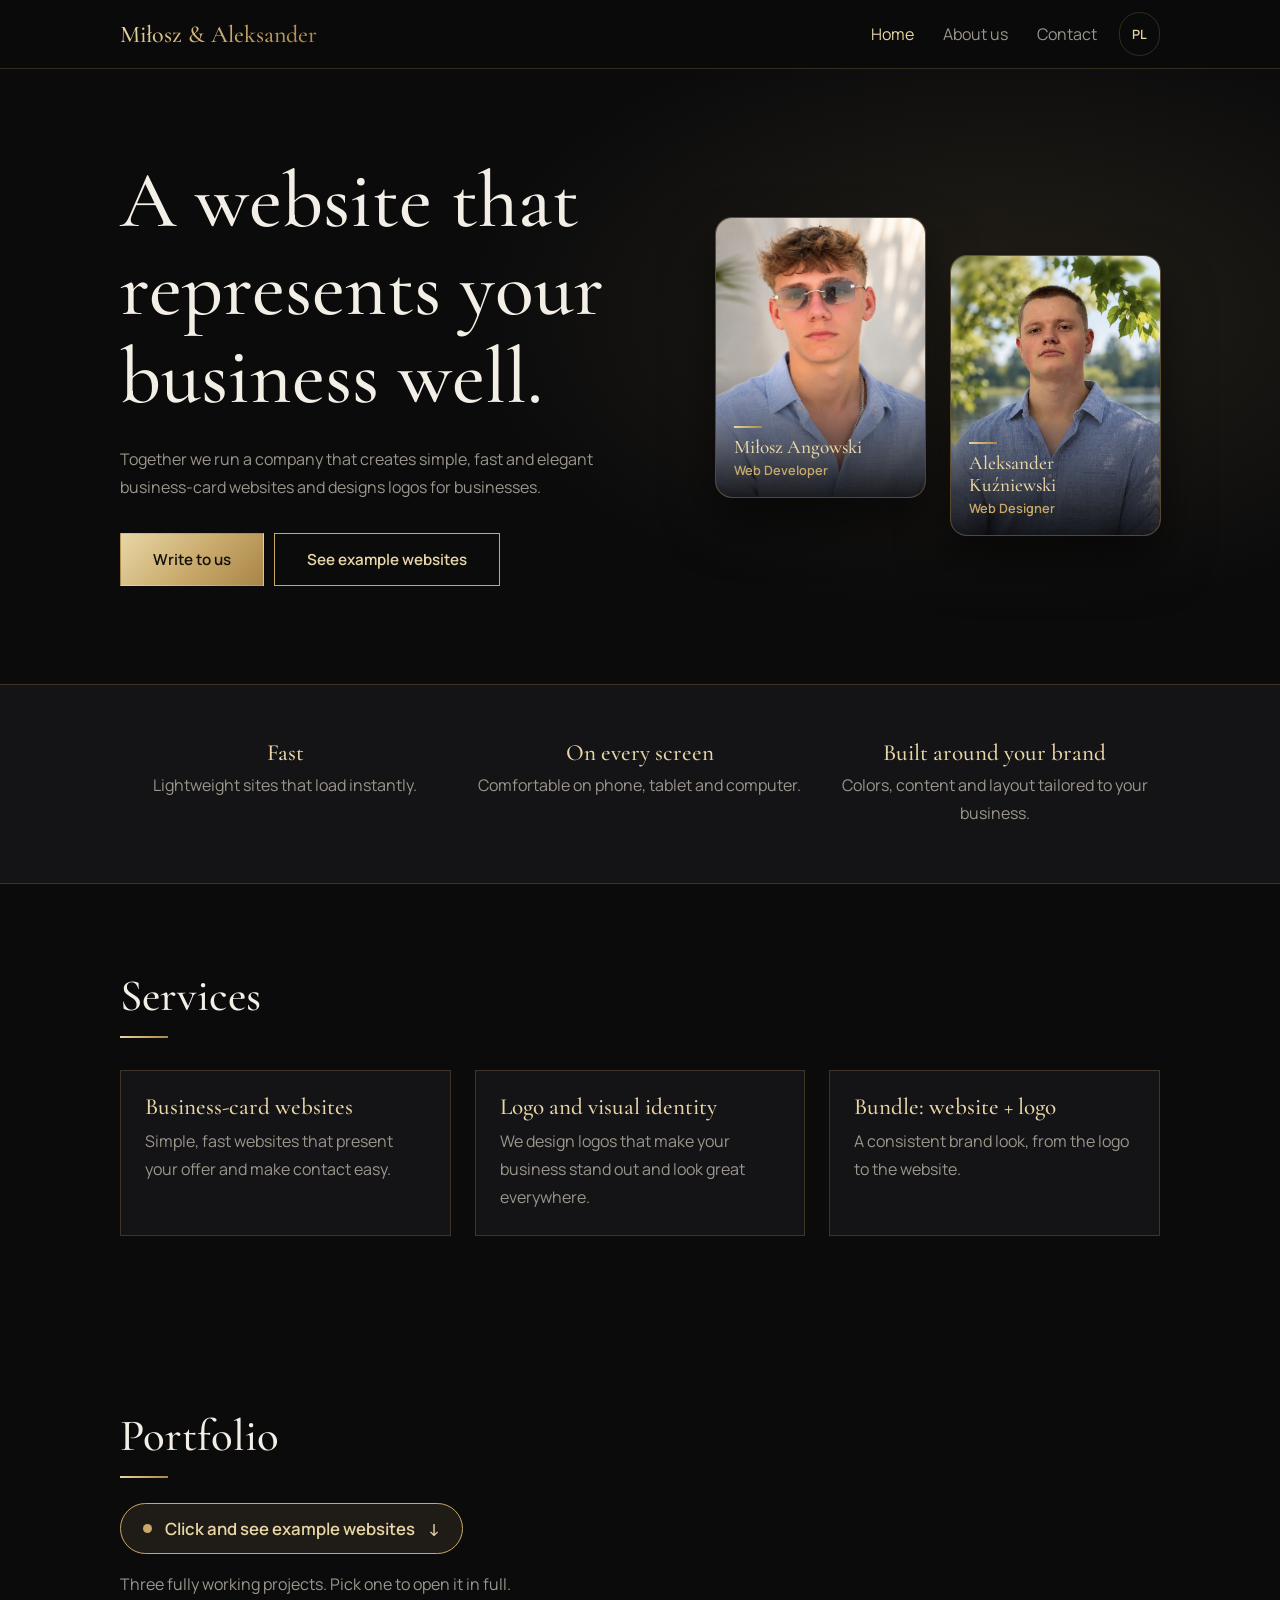
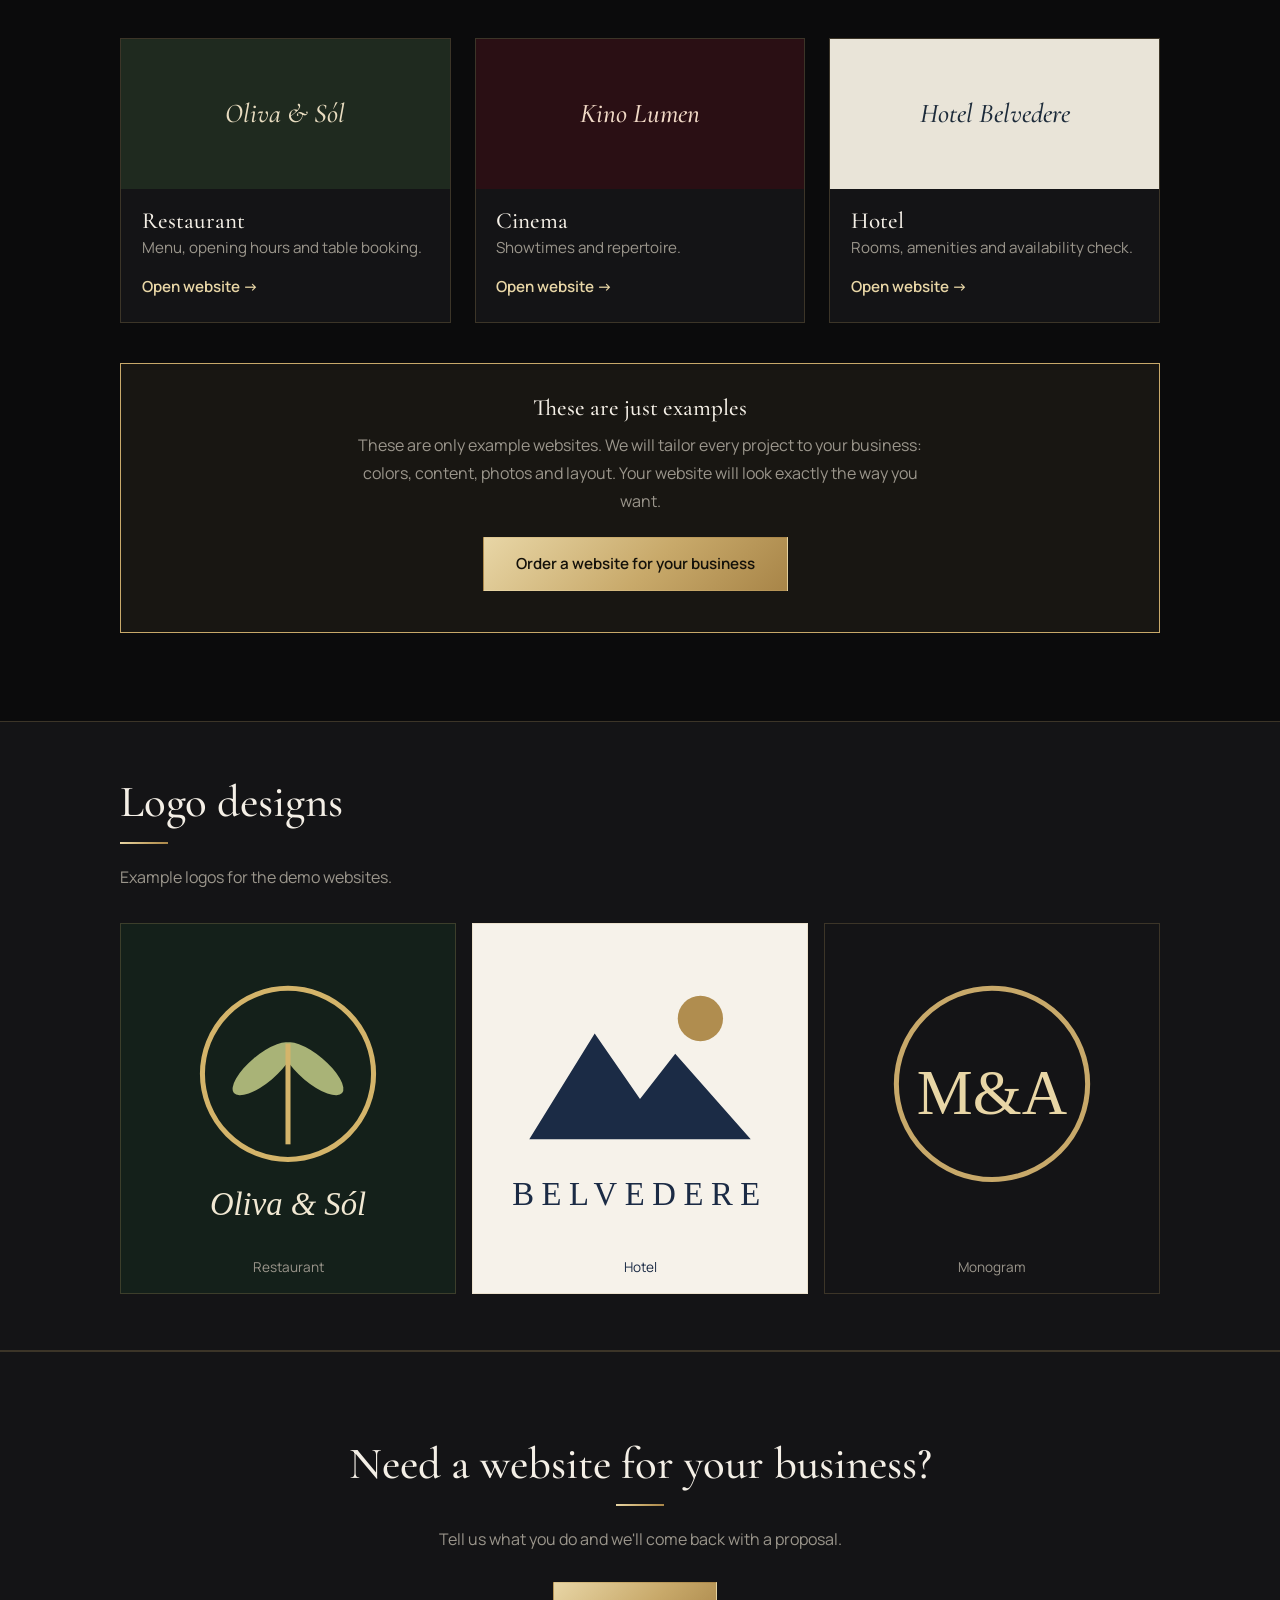
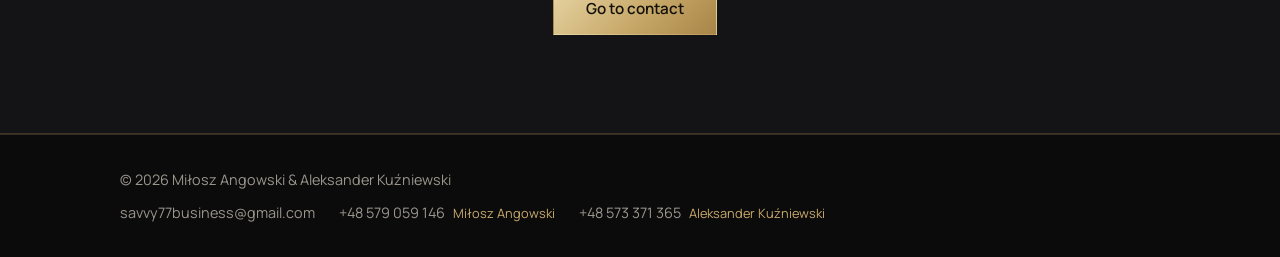
<file: index.html>
<!DOCTYPE html><html lang="pl"><head><meta charset="UTF-8"><meta name="theme-color" content="#0b0b0c"><link rel="icon" href="data:image/svg+xml,%3Csvg xmlns='http://www.w3.org/2000/svg' viewBox='0 0 64 64'%3E%3Crect width='64' height='64' rx='12' fill='%230b0b0c'/%3E%3Ctext x='32' y='43' font-size='22' text-anchor='middle' fill='%23c8a96a' font-family='Georgia,serif'%3EM%26amp;A%3C/text%3E%3C/svg%3E"><meta name="viewport" content="width=device-width,initial-scale=1"><link rel="preconnect" href="https://fonts.googleapis.com"><link rel="preconnect" href="https://fonts.gstatic.com" crossorigin><link href="https://fonts.googleapis.com/css2?family=Cormorant+Garamond:ital,wght@0,500;1,500&family=Manrope:wght@400;600&display=swap" rel="stylesheet"><title>Miłosz &amp; Aleksander – strony wizytówki i logo</title><meta name="description" content="Strony wizytówki i projekty logo dla firm. Prowadzimy razem firmę i dopasowujemy każdy projekt do marki."><link rel="stylesheet" href="css/style.css?v=11"><script src="js/main.js?v=11" defer></script><script src="js/i18n.js?v=11" defer></script></head><body>
<header><div class="wrap"><a class="logo" href="index.html">Miłosz &amp; Aleksander</a><nav><a href="index.html" class="on">Start</a><a href="o-nas.html" class="">O nas</a><a href="kontakt.html" class="">Kontakt</a></nav></div></header>
<section class="hero"><div class="wrap"><div class="txt"><h1>Strona, która dobrze reprezentuje Twoją firmę.</h1><p>Prowadzimy razem firmę, która tworzy proste, szybkie i eleganckie strony wizytówki oraz projektuje logo dla firm.</p><div><a class="btn fill" href="kontakt.html">Napisz do nas</a><a class="btn" href="#portfolio">Zobacz przykładowe strony</a></div></div>
<div class="duo"><figure class="pp"><div class="photo"><img src="img/profile.png" alt="Miłosz Angowski"></div><figcaption><b>Miłosz Angowski</b><span>Web Developer</span></figcaption></figure><figure class="pp b"><div class="photo"><img src="img/partner-2.jpg" alt="Aleksander Kuźniewski"></div><figcaption><b>Aleksander Kuźniewski</b><span>Web Designer</span></figcaption></figure></div></div></section>
<section class="strip"><div class="wrap pts"><div class="pt"><h3>Szybko</h3><p class="muted">Lekkie strony, które ładują się od razu.</p></div><div class="pt"><h3>Na każdym ekranie</h3><p class="muted">Wygodne na telefonie, tablecie i komputerze.</p></div><div class="pt"><h3>Pod Twoją markę</h3><p class="muted">Kolory, treści i układ dopasowane do firmy.</p></div></div></section>
<section><div class="wrap"><h2>Usługi</h2><div class="feat"><div><h3>Strony wizytówki</h3><p class="muted">Proste, szybkie strony, które pokazują ofertę i ułatwiają kontakt.</p></div><div><h3>Logo i identyfikacja</h3><p class="muted">Projektujemy logo, które wyróżnia firmę i dobrze wygląda wszędzie.</p></div><div><h3>Pakiet: strona + logo</h3><p class="muted">Spójny wygląd marki od logo po stronę internetową.</p></div></div></div></section>
<section id="portfolio"><div class="wrap"><h2>Portfolio</h2><a class="hint" href="#portfolio"><span class="dot"></span>Kliknij i zobacz przykładowe strony<span aria-hidden="true">↓</span></a><p class="muted">Trzy w pełni działające realizacje. Wybierz jedną, aby otworzyć ją w całości.</p>
<div class="grid">
<a class="card" href="demo/restauracja.html"><div class="pv" style="background:#1f2a1f;color:#e8dcc0">Oliva &amp; Sól</div><div><h3>Restauracja</h3><p>Menu, godziny otwarcia i rezerwacja stolika.</p><span class="go">Otwórz stronę →</span></div></a>
<a class="card" href="demo/kino.html"><div class="pv" style="background:#2a0f14;color:#f1d9c6">Kino Lumen</div><div><h3>Kino</h3><p>Repertuar z godzinami seansów.</p><span class="go">Otwórz stronę →</span></div></a>
<a class="card" href="demo/hotel.html"><div class="pv" style="background:#e9e4d8;color:#1d2b3a">Hotel Belvedere</div><div><h3>Hotel</h3><p>Pokoje, udogodnienia i sprawdzenie dostępności.</p><span class="go">Otwórz stronę →</span></div></a>
</div><div class="note-box"><h3>To tylko przykłady</h3><p class="muted">Są to jedynie przykładowe strony. Każdą realizację dopasujemy do Twojej firmy: kolorów, treści, zdjęć i układu. Strona będzie wyglądać tak, jak Ty tego chcesz.</p><a class="btn fill" href="kontakt.html">Zamów stronę dla swojej firmy</a></div></div></section>
<section class="strip" id="logo"><div class="wrap"><h2>Projekty logo</h2><p class="muted">Przykładowe logotypy dla stron demonstracyjnych.</p><div class="lgs"><div class="lg" style="background:#14201a"><svg viewBox="0 0 120 120"><circle cx="60" cy="52" r="34" fill="none" stroke="#d4b46a" stroke-width="2"/><ellipse cx="50" cy="50" rx="15" ry="5.5" fill="#a9b377" transform="rotate(-40 50 50)"/><ellipse cx="70" cy="50" rx="15" ry="5.5" fill="#a9b377" transform="rotate(40 70 50)"/><path d="M60 80V40" stroke="#d4b46a" stroke-width="2"/><text x="60" y="108" font-size="13" text-anchor="middle" fill="#f1e8d3" font-family="Georgia,serif" font-style="italic">Oliva &amp; Sól</text></svg><p>Restauracja</p></div><div class="lg" style="background:#f6f2ea"><svg viewBox="0 0 120 120"><path d="M16 78L42 36l18 26 14-18 30 34z" fill="#1b2b45"/><circle cx="84" cy="30" r="9" fill="#b08d4f"/><text x="60" y="104" font-size="13" text-anchor="middle" fill="#1b2b45" letter-spacing="3" font-family="Georgia,serif">BELVEDERE</text></svg><p style="color:#1b2b45">Hotel</p></div><div class="lg" style="background:#141416"><svg viewBox="0 0 120 120"><circle cx="60" cy="56" r="38" fill="none" stroke="#c8a96a" stroke-width="2"/><text x="60" y="68" font-size="25" text-anchor="middle" fill="#e8d6a6" font-family="Georgia,serif">M&amp;A</text></svg><p>Monogram</p></div></div></div></section>
<section class="band"><div class="wrap"><h2>Potrzebujesz strony dla swojej firmy?</h2><p class="muted" style="margin-bottom:1.8rem">Opisz, czym się zajmujesz, a wrócimy z propozycją.</p><a class="btn fill" href="kontakt.html">Przejdź do kontaktu</a></div></section>
<footer><div class="wrap"><span>© 2026 Miłosz Angowski &amp; Aleksander Kuźniewski</span><div class="fc"><a href="mailto:savvy77business@gmail.com">savvy77business@gmail.com</a><a href="tel:+48579059146">+48 579 059 146 <small>Miłosz Angowski</small></a><a href="tel:+48573371365">+48 573 371 365 <small>Aleksander Kuźniewski</small></a></div></div></footer></body></html>
</file>
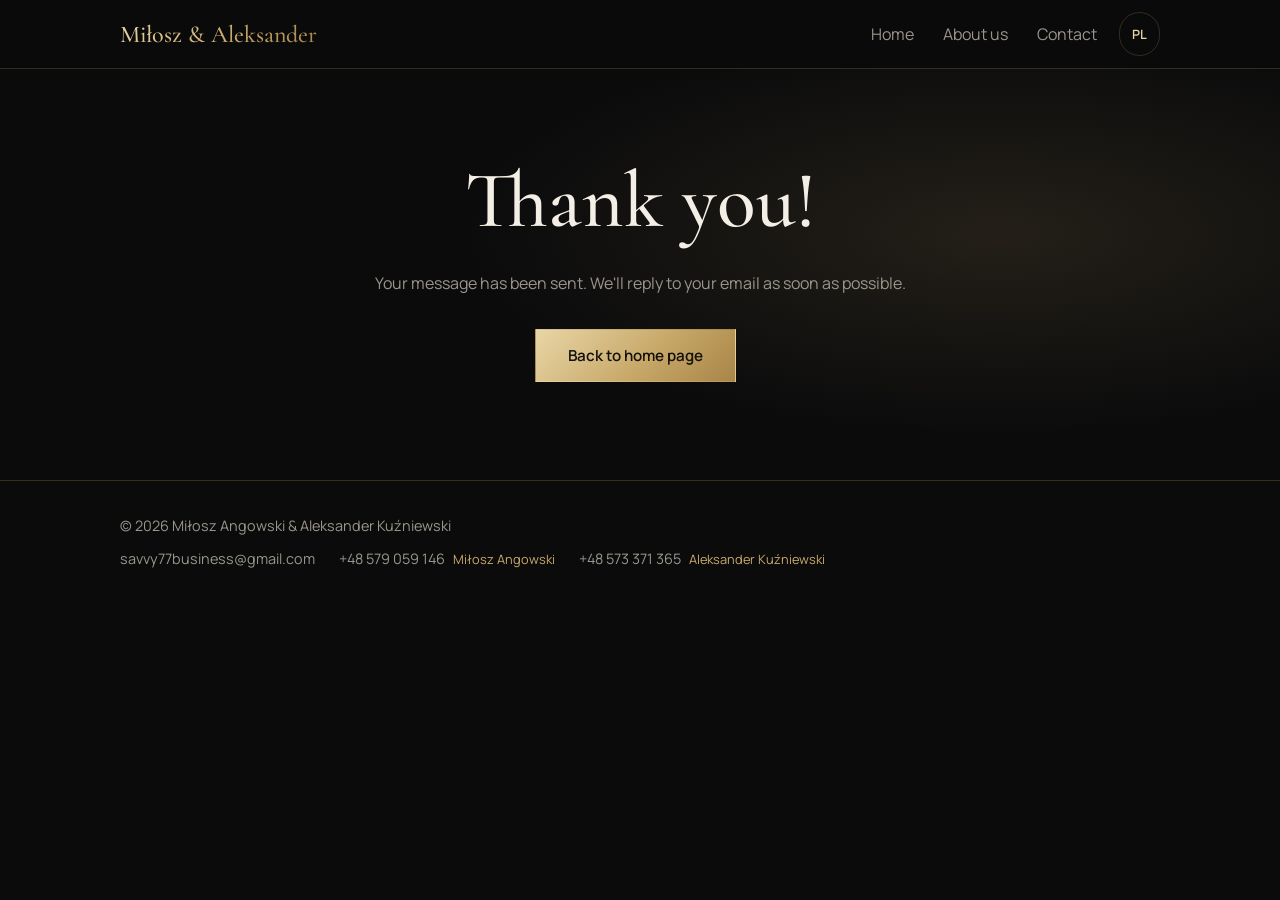
<file: dziekuje.html>
<!DOCTYPE html><html lang="pl"><head><meta charset="UTF-8"><meta name="viewport" content="width=device-width,initial-scale=1"><meta name="theme-color" content="#0b0b0c"><link rel="icon" href="data:image/svg+xml,%3Csvg xmlns='http://www.w3.org/2000/svg' viewBox='0 0 64 64'%3E%3Crect width='64' height='64' rx='12' fill='%230b0b0c'/%3E%3Ctext x='32' y='43' font-size='22' text-anchor='middle' fill='%23c8a96a' font-family='Georgia,serif'%3EM%26amp;A%3C/text%3E%3C/svg%3E"><link rel="preconnect" href="https://fonts.googleapis.com"><link rel="preconnect" href="https://fonts.gstatic.com" crossorigin><link href="https://fonts.googleapis.com/css2?family=Cormorant+Garamond:ital,wght@0,500;1,500&family=Manrope:wght@400;600&display=swap" rel="stylesheet"><link rel="stylesheet" href="css/style.css?v=11"><script src="js/main.js?v=11" defer></script><script src="js/i18n.js?v=11" defer></script><title>Dziękujemy – Miłosz &amp; Aleksander</title></head><body>
<header><div class="wrap"><a class="logo" href="index.html">Miłosz &amp; Aleksander</a><nav><a href="index.html" class="">Start</a><a href="o-nas.html" class="">O nas</a><a href="kontakt.html" class="">Kontakt</a></nav></div></header>
<section class="hero"><div class="wrap" style="grid-template-columns:1fr;text-align:center"><div class="txt"><h1>Dziękujemy!</h1><p style="margin-inline:auto">Wiadomość została wysłana. Odpowiemy na Twój adres e-mail najszybciej, jak to możliwe.</p><a class="btn fill" href="index.html">Wróć na stronę główną</a></div></div></section>
<footer><div class="wrap"><span>© 2026 Miłosz Angowski &amp; Aleksander Kuźniewski</span><div class="fc"><a href="mailto:savvy77business@gmail.com">savvy77business@gmail.com</a><a href="tel:+48579059146">+48 579 059 146 <small>Miłosz Angowski</small></a><a href="tel:+48573371365">+48 573 371 365 <small>Aleksander Kuźniewski</small></a></div></div></footer></body></html>
</file>
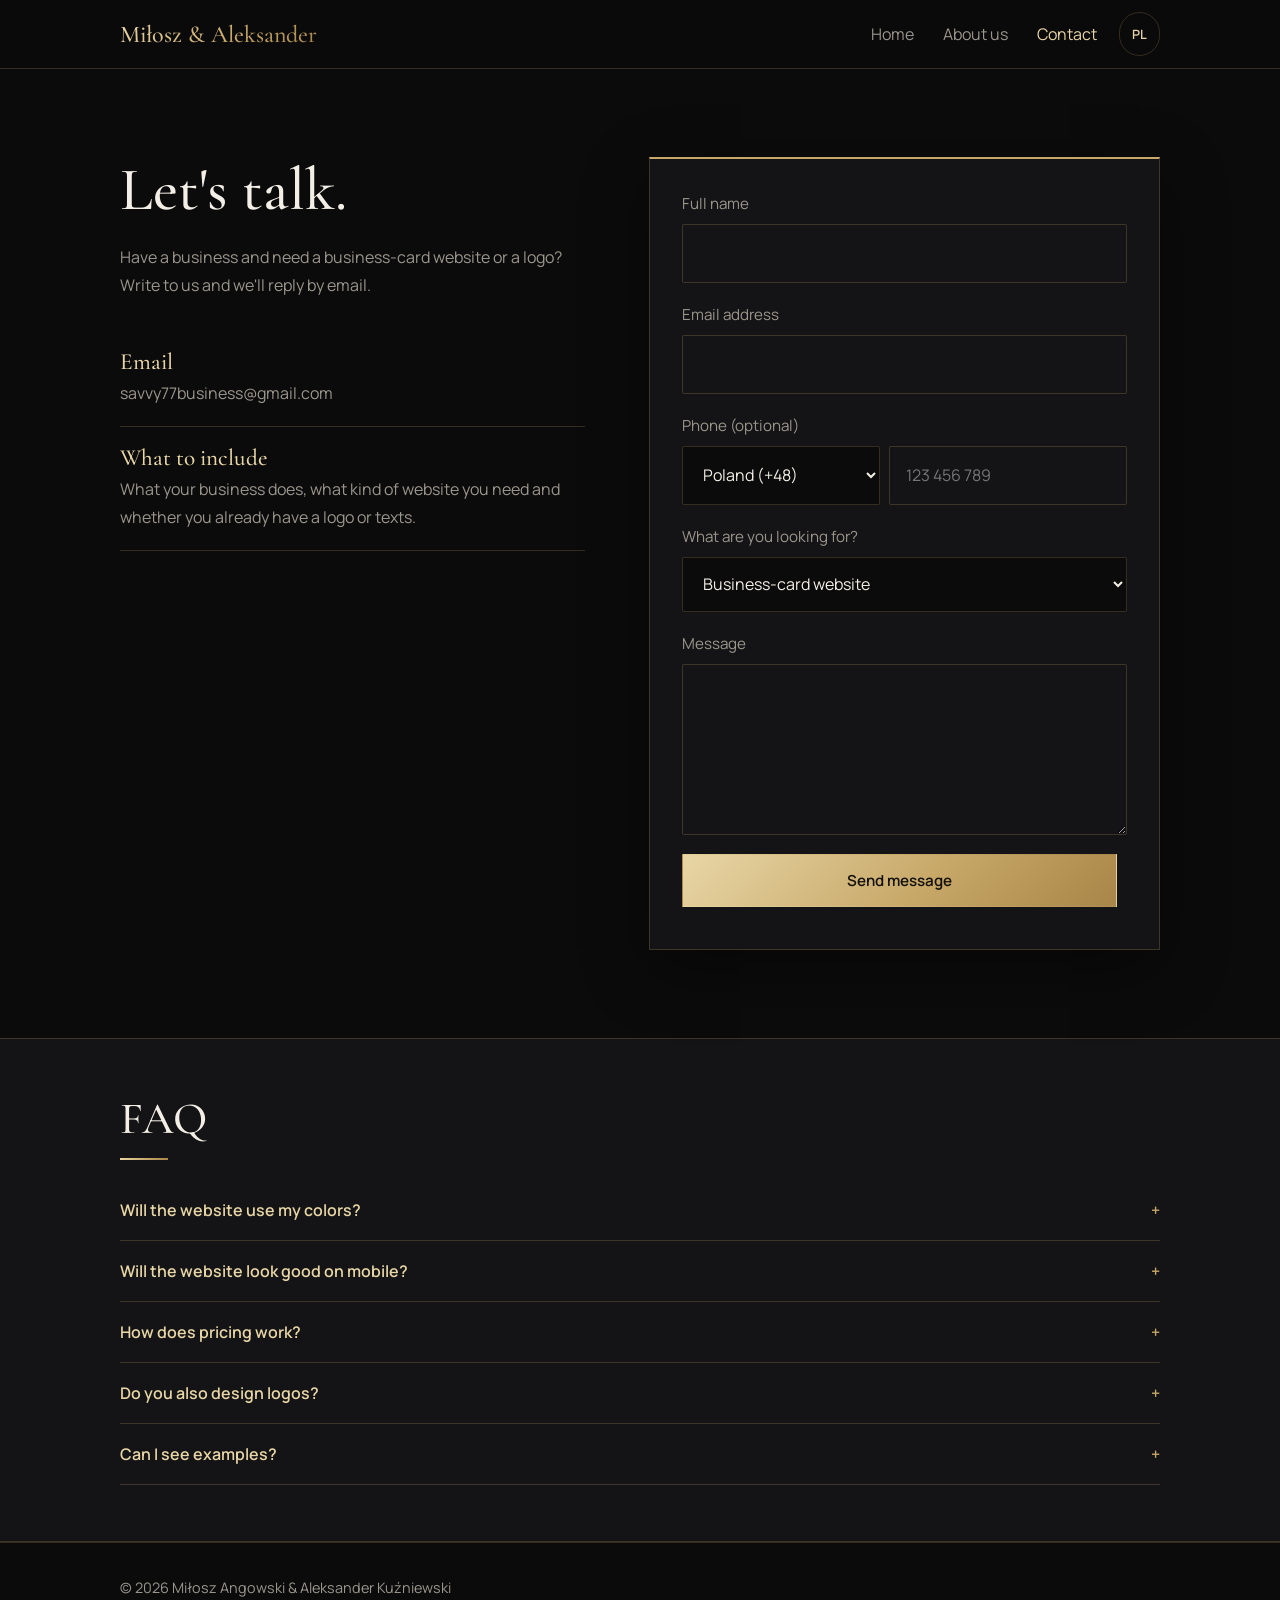
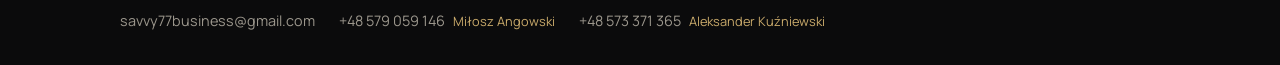
<file: kontakt.html>
<!DOCTYPE html><html lang="pl"><head><meta charset="UTF-8"><meta name="viewport" content="width=device-width,initial-scale=1"><meta name="theme-color" content="#0b0b0c"><link rel="icon" href="data:image/svg+xml,%3Csvg xmlns='http://www.w3.org/2000/svg' viewBox='0 0 64 64'%3E%3Crect width='64' height='64' rx='12' fill='%230b0b0c'/%3E%3Ctext x='32' y='43' font-size='22' text-anchor='middle' fill='%23c8a96a' font-family='Georgia,serif'%3EM%26amp;A%3C/text%3E%3C/svg%3E"><link rel="preconnect" href="https://fonts.googleapis.com"><link rel="preconnect" href="https://fonts.gstatic.com" crossorigin><link href="https://fonts.googleapis.com/css2?family=Cormorant+Garamond:ital,wght@0,500;1,500&family=Manrope:wght@400;600&display=swap" rel="stylesheet"><link rel="stylesheet" href="css/style.css?v=11"><script src="js/main.js?v=11" defer></script><script src="js/i18n.js?v=11" defer></script><script src="js/phone.js?v=11" defer></script><title>Kontakt – Miłosz &amp; Aleksander</title></head><body>
<header><div class="wrap"><a class="logo" href="index.html">Miłosz &amp; Aleksander</a><nav><a href="index.html" class="">Start</a><a href="o-nas.html" class="">O nas</a><a href="kontakt.html" class="on">Kontakt</a></nav></div></header>
<section><div class="wrap cgrid"><div class="cinfo"><h1 style="font-size:clamp(2.4rem,6vw,3.8rem)">Porozmawiajmy.</h1><p class="muted" style="margin:1.2rem 0 2rem">Masz firmę i potrzebujesz strony wizytówki lub logo? Napisz, a odpowiemy e-mailem.</p>
<div class="rows"><div><h3>E-mail</h3><a href="mailto:savvy77business@gmail.com" class="muted">savvy77business@gmail.com</a></div><div><h3>Co warto napisać</h3><p class="muted">Czym zajmuje się firma, jakiej strony potrzebujesz i czy masz już logo lub teksty.</p></div></div></div>
<div class="fcard"><form action="https://formsubmit.co/savvy77business@gmail.com" method="POST">
<input type="hidden" name="_subject" value="Nowa wiadomość ze strony portfolio"><input type="hidden" name="_template" value="box"><input type="hidden" name="_next" value="https://angowskimilosz.github.io/dziekuje.html"><input type="text" name="_honey" style="display:none" tabindex="-1" autocomplete="off">
<label>Imię i nazwisko<input name="name" required autocomplete="name"></label>
<label>Adres e-mail<input type="email" name="email" required autocomplete="email"></label>
<label>Telefon (opcjonalnie)<div class="ph"><select name="phone_code" id="pc" aria-label="Numer kierunkowy"><option value="+48" selected>Polska (+48)</option></select><input type="tel" name="phone" autocomplete="tel-national" inputmode="tel" placeholder="123 456 789"></div></label>
<label>Jakiej strony szukasz?<select name="typ_strony"><option>Strona wizytówka firmy</option><option>Restauracja, kawiarnia</option><option>Hotel, noclegi</option><option>Usługi lokalne</option><option>Projekt logo</option><option>Strona + logo</option><option>Inna</option></select></label>
<label>Wiadomość<textarea name="message" rows="5" required></textarea></label>
<button class="btn fill" type="submit">Wyślij wiadomość</button></form></div></div></section>
<section class="strip"><div class="wrap"><h2>Najczęstsze pytania</h2>
<details><summary>Czy strona będzie w moich kolorach?</summary><p class="muted">Tak. Kolory, czcionki i układ dopasujemy do Twojej marki.</p></details>
<details><summary>Czy strona będzie dobrze wyglądać na telefonie?</summary><p class="muted">Tak. Każda strona jest tworzona tak, aby wygodnie działała na wszystkich ekranach.</p></details>
<details><summary>Jak wygląda wycena?</summary><p class="muted">Zależy od zakresu strony. Wycenę przygotujemy po krótkiej rozmowie o Twoich potrzebach.</p></details>
<details><summary>Czy robicie też logo?</summary><p class="muted">Tak. Możemy zaprojektować logo osobno albo razem ze stroną, żeby marka była spójna.</p></details>
<details><summary>Czy mogę zobaczyć przykłady?</summary><p class="muted">Tak, na stronie głównej znajdziesz trzy w pełni działające strony przykładowe.</p></details></div></section>
<footer><div class="wrap"><span>© 2026 Miłosz Angowski &amp; Aleksander Kuźniewski</span><div class="fc"><a href="mailto:savvy77business@gmail.com">savvy77business@gmail.com</a><a href="tel:+48579059146">+48 579 059 146 <small>Miłosz Angowski</small></a><a href="tel:+48573371365">+48 573 371 365 <small>Aleksander Kuźniewski</small></a></div></div></footer></body></html>
</file>
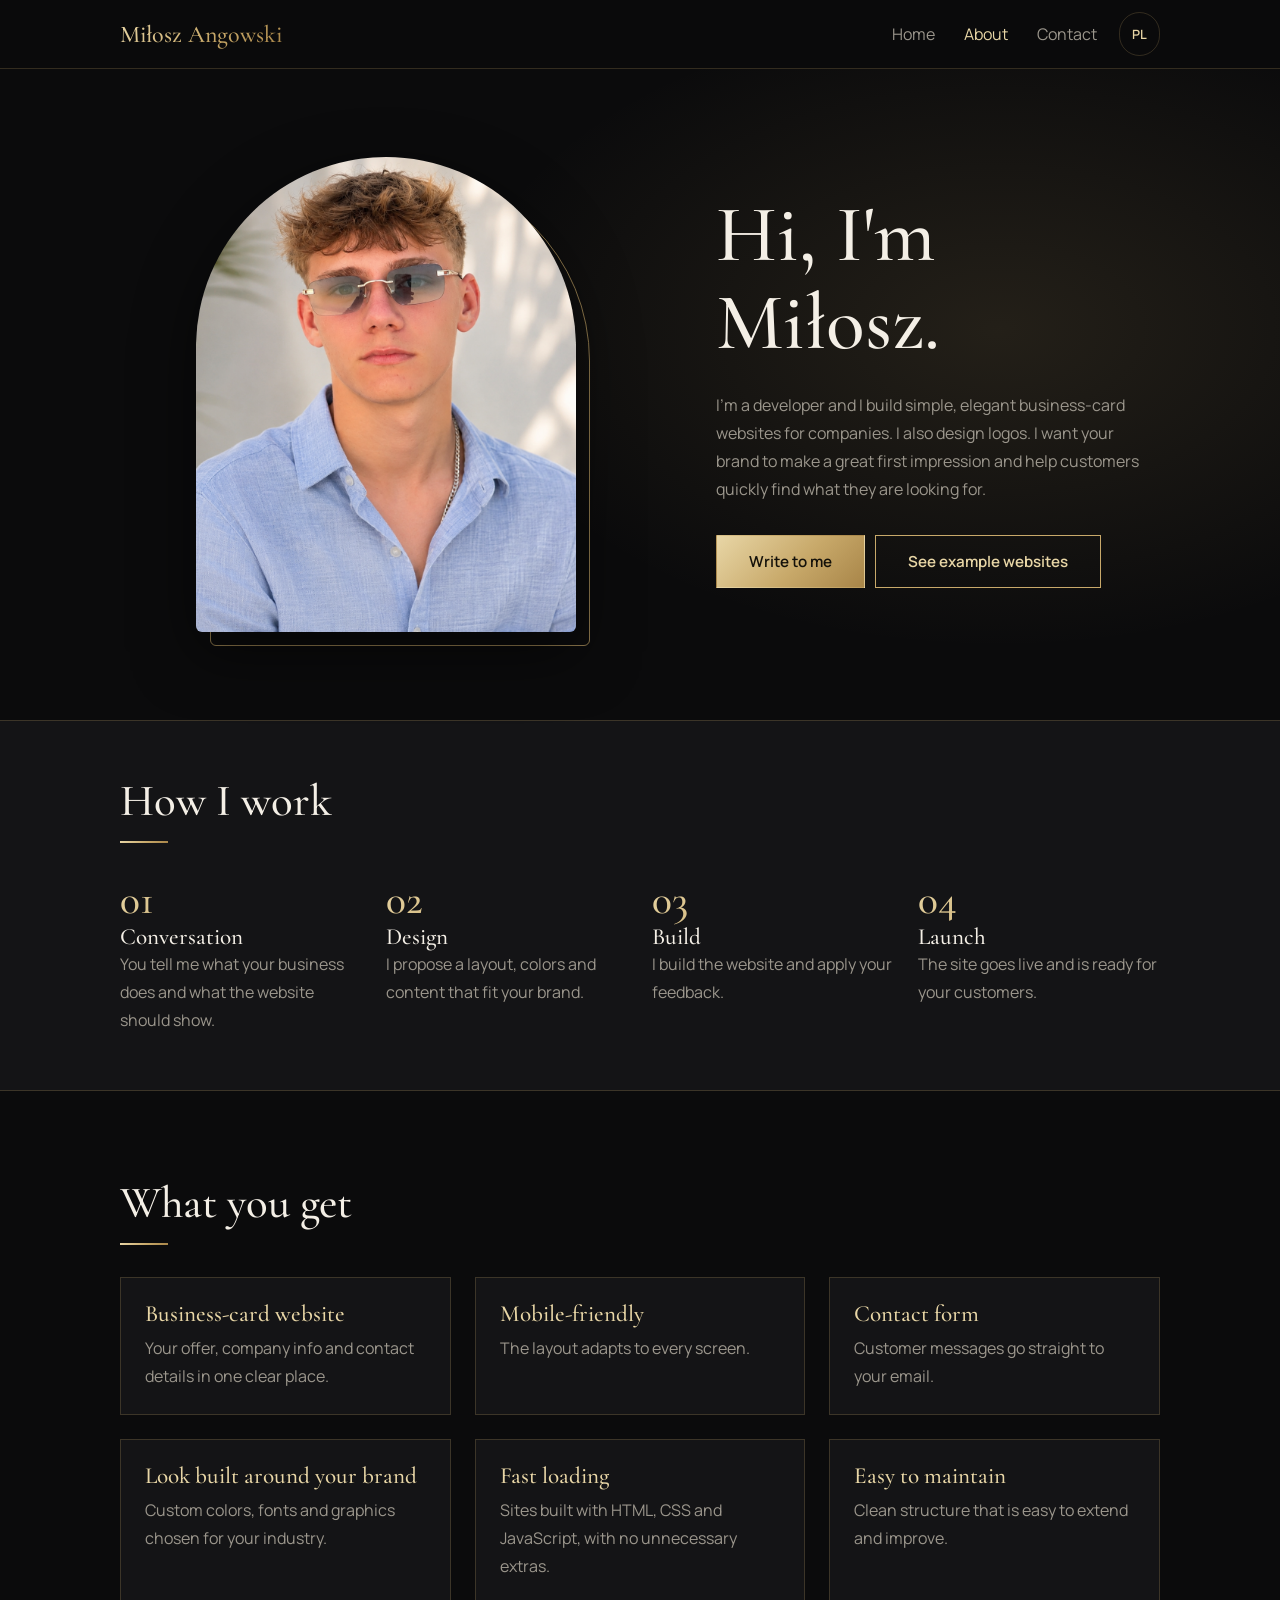
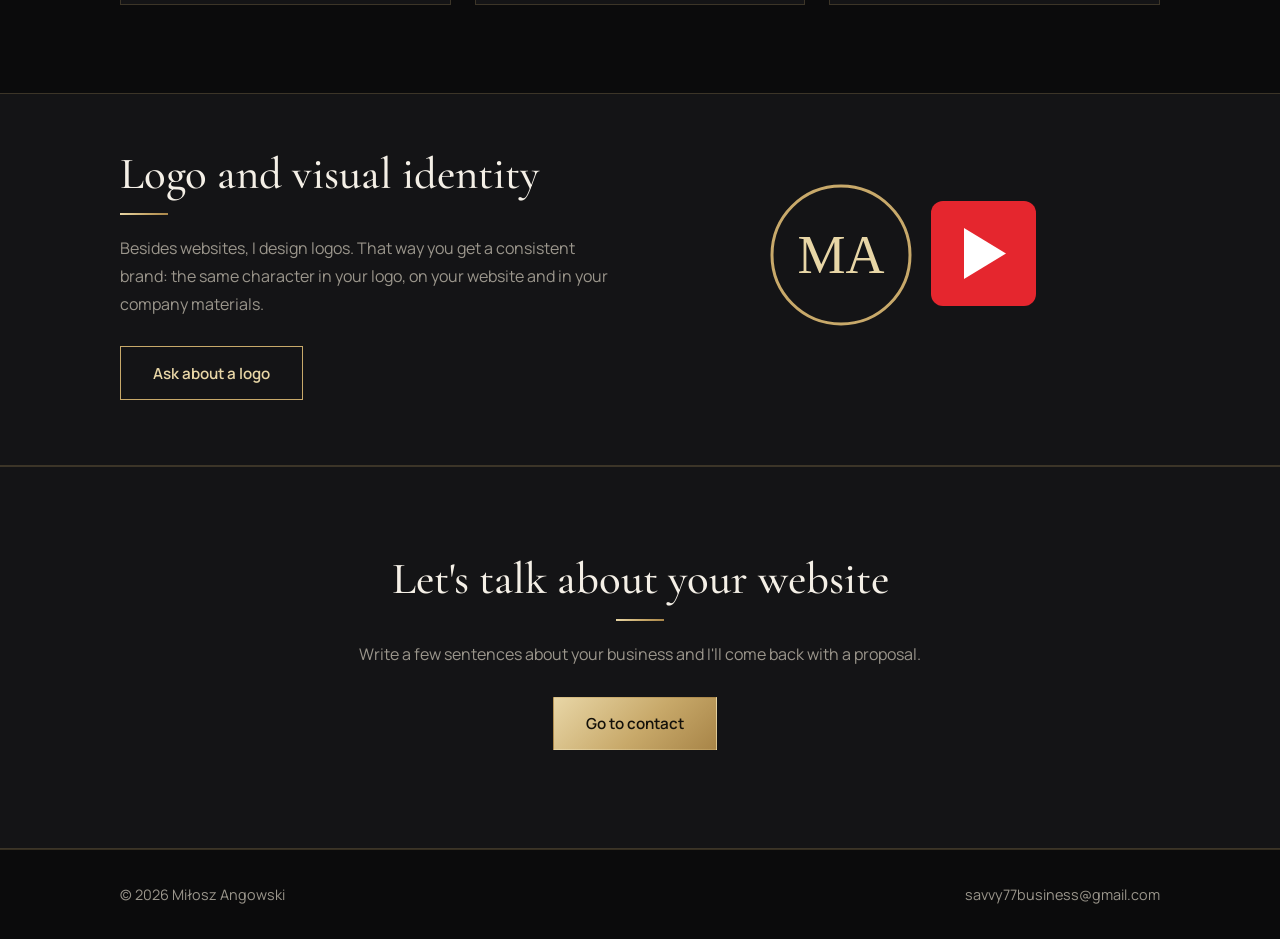
<file: o-mnie.html>
<!DOCTYPE html><html lang="pl"><head><meta charset="UTF-8"><meta name="viewport" content="width=device-width,initial-scale=1"><meta name="theme-color" content="#0b0b0c"><link rel="icon" href="data:image/svg+xml,%3Csvg xmlns='http://www.w3.org/2000/svg' viewBox='0 0 64 64'%3E%3Crect width='64' height='64' rx='12' fill='%230b0b0c'/%3E%3Ctext x='32' y='43' font-size='28' text-anchor='middle' fill='%23c8a96a' font-family='Georgia,serif'%3EMA%3C/text%3E%3C/svg%3E"><link rel="preconnect" href="https://fonts.googleapis.com"><link rel="preconnect" href="https://fonts.gstatic.com" crossorigin><link href="https://fonts.googleapis.com/css2?family=Cormorant+Garamond:ital,wght@0,500;1,500&family=Manrope:wght@400;600&display=swap" rel="stylesheet"><link rel="stylesheet" href="css/style.css?v=4"><script src="js/main.js?v=4" defer></script><script src="js/i18n.js?v=4" defer></script><title>O mnie – Miłosz Angowski</title></head><body>
<header><div class="wrap"><a class="logo" href="index.html">Miłosz Angowski</a><nav><a href="index.html" class="">Start</a><a href="o-mnie.html" class="on">O mnie</a><a href="kontakt.html" class="">Kontakt</a></nav></div></header>
<section class="hero"><div class="wrap"><div class="photo"><img src="img/profile.png" alt="Miłosz Angowski"></div><div class="txt"><h1>Cześć, jestem Miłosz.</h1><p>Jestem programistą i tworzę proste, eleganckie strony wizytówki dla firm. Zajmuję się też projektowaniem logo. Zależy mi na tym, żeby Twoja marka robiła dobre pierwsze wrażenie i pomagała klientom szybko znaleźć to, czego szukają.</p><div><a class="btn fill" href="kontakt.html">Napisz do mnie</a><a class="btn" href="index.html#portfolio">Zobacz przykładowe strony</a></div></div></div></section>
<section class="strip"><div class="wrap"><h2>Jak pracuję</h2><div class="steps">
<div class="step"><b>01</b><h3>Rozmowa</h3><p class="muted">Opowiadasz, czym zajmuje się firma i co strona ma pokazywać.</p></div>
<div class="step"><b>02</b><h3>Projekt</h3><p class="muted">Proponuję układ, kolory i treści dopasowane do marki.</p></div>
<div class="step"><b>03</b><h3>Wykonanie</h3><p class="muted">Buduję stronę i wprowadzam Twoje uwagi.</p></div>
<div class="step"><b>04</b><h3>Publikacja</h3><p class="muted">Strona trafia do sieci i jest gotowa dla Twoich klientów.</p></div></div></div></section>
<section><div class="wrap"><h2>Co dostajesz</h2><div class="feat">
<div><h3>Strona wizytówka</h3><p class="muted">Oferta, informacje o firmie i dane kontaktowe w jednym, czytelnym miejscu.</p></div>
<div><h3>Wygodna na telefonie</h3><p class="muted">Układ dostosowuje się do każdego ekranu.</p></div>
<div><h3>Formularz kontaktowy</h3><p class="muted">Wiadomości od klientów trafiają prosto na Twój e-mail.</p></div>
<div><h3>Wygląd pod markę</h3><p class="muted">Własne kolory, czcionki i grafiki dobrane do branży.</p></div>
<div><h3>Szybkie ładowanie</h3><p class="muted">Strony oparte na HTML, CSS i JavaScript, bez zbędnych dodatków.</p></div>
<div><h3>Łatwa w utrzymaniu</h3><p class="muted">Przejrzysta konstrukcja, którą łatwo rozwijać i poprawiać.</p></div></div></div></section>
<section class="strip"><div class="wrap cols"><div><h2>Logo i identyfikacja</h2><p class="muted">Oprócz stron internetowych projektuję logo. Dzięki temu dostajesz spójną markę: ten sam charakter w logo, na stronie i w materiałach firmowych.</p><br><a class="btn" href="kontakt.html">Zapytaj o logo</a></div><svg viewBox="0 0 240 140" style="width:100%;max-width:360px;justify-self:center"><circle cx="70" cy="70" r="46" fill="none" stroke="#c8a96a" stroke-width="2"/><text x="70" y="82" font-size="36" text-anchor="middle" fill="#e8d6a6" font-family="Georgia,serif">MA</text><rect x="130" y="34" width="70" height="70" rx="8" fill="#e5262e"/><path d="M152 52l28 17-28 17z" fill="#fff"/></svg></div></section>
<section class="band"><div class="wrap"><h2>Porozmawiajmy o Twojej stronie</h2><p class="muted" style="margin-bottom:1.8rem">Napisz kilka zdań o firmie, a wrócę z propozycją.</p><a class="btn fill" href="kontakt.html">Przejdź do kontaktu</a></div></section>
<footer><div class="wrap"><span>© 2026 Miłosz Angowski</span><a href="mailto:savvy77business@gmail.com">savvy77business@gmail.com</a></div></footer></body></html>
</file>
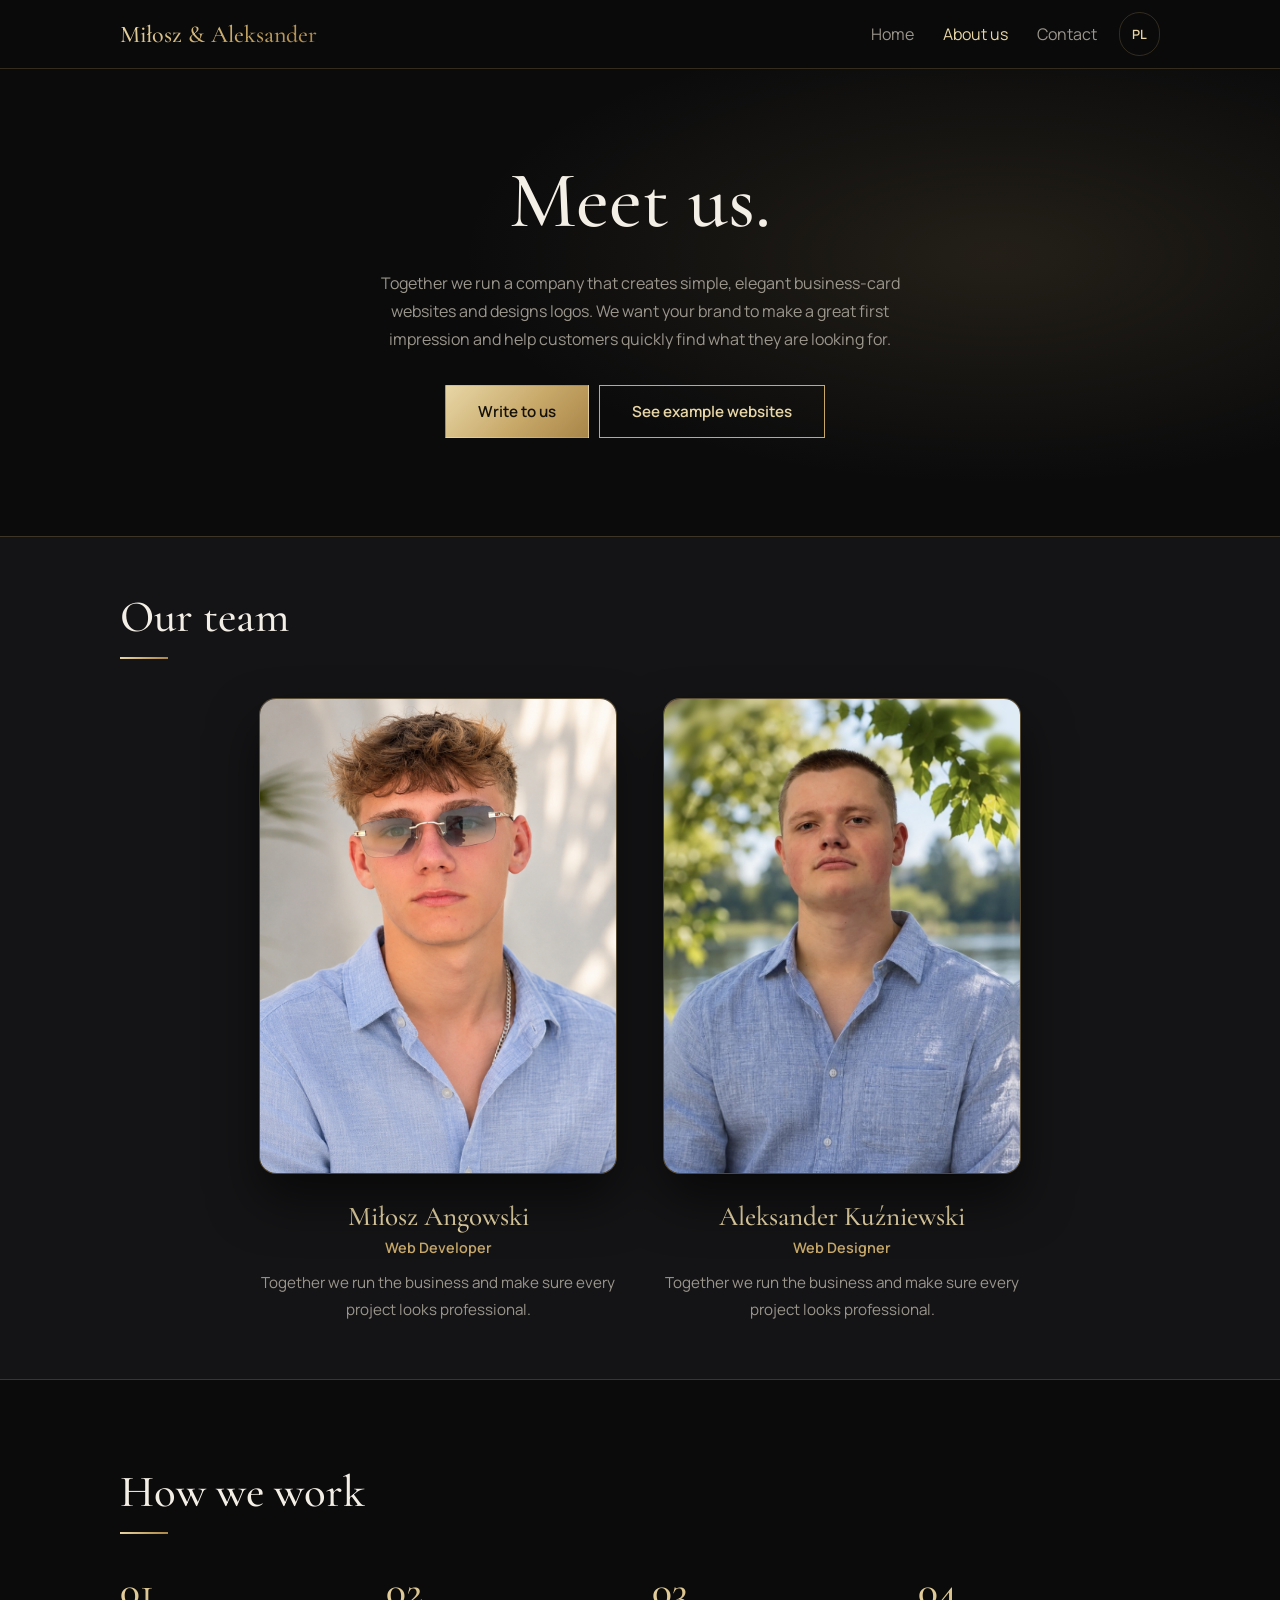
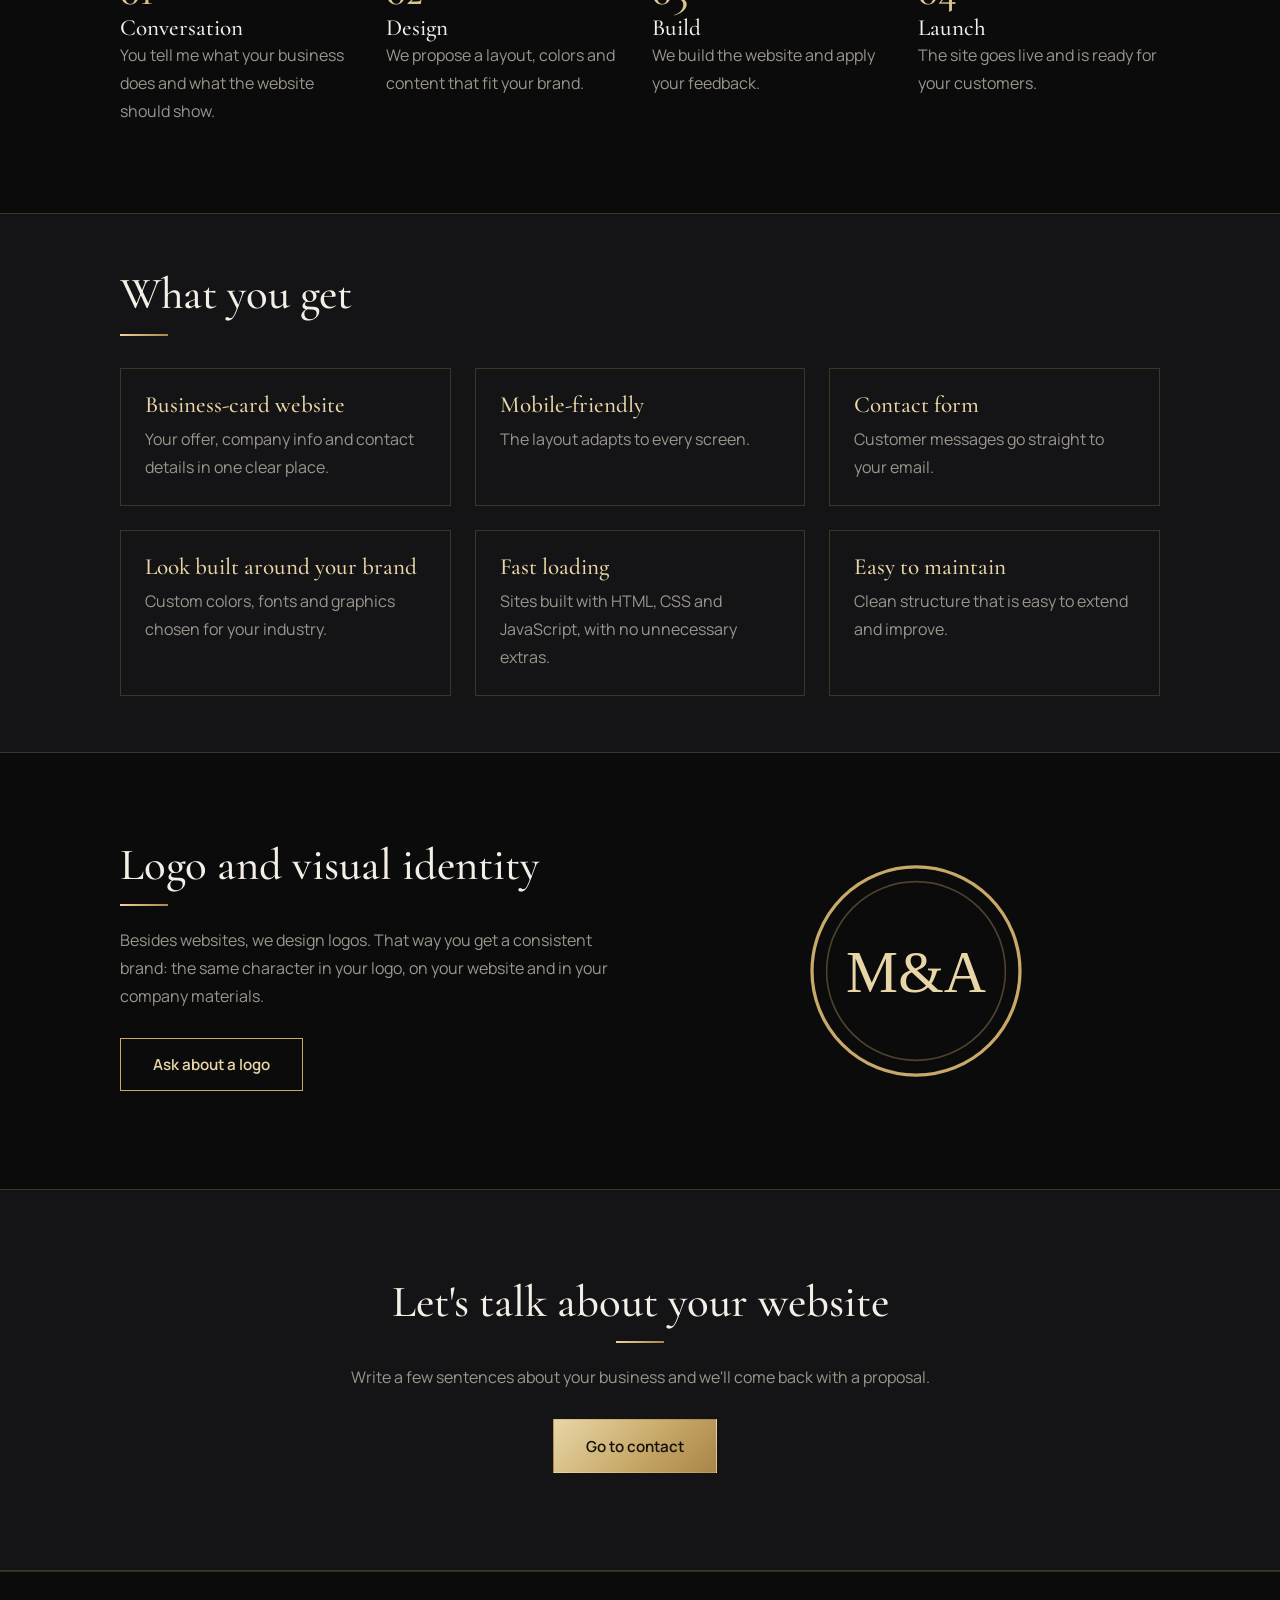
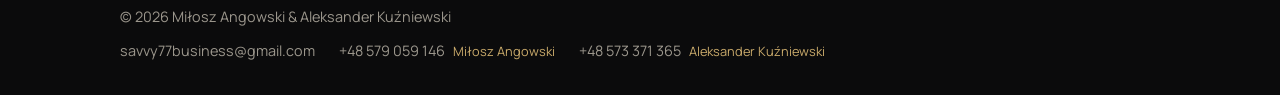
<file: o-nas.html>
<!DOCTYPE html><html lang="pl"><head><meta charset="UTF-8"><meta name="viewport" content="width=device-width,initial-scale=1"><meta name="theme-color" content="#0b0b0c"><link rel="icon" href="data:image/svg+xml,%3Csvg xmlns='http://www.w3.org/2000/svg' viewBox='0 0 64 64'%3E%3Crect width='64' height='64' rx='12' fill='%230b0b0c'/%3E%3Ctext x='32' y='43' font-size='22' text-anchor='middle' fill='%23c8a96a' font-family='Georgia,serif'%3EM%26amp;A%3C/text%3E%3C/svg%3E"><link rel="preconnect" href="https://fonts.googleapis.com"><link rel="preconnect" href="https://fonts.gstatic.com" crossorigin><link href="https://fonts.googleapis.com/css2?family=Cormorant+Garamond:ital,wght@0,500;1,500&family=Manrope:wght@400;600&display=swap" rel="stylesheet"><link rel="stylesheet" href="css/style.css?v=11"><script src="js/main.js?v=11" defer></script><script src="js/i18n.js?v=11" defer></script><title>O nas – Miłosz &amp; Aleksander</title></head><body><header><div class="wrap"><a class="logo" href="index.html">Miłosz &amp; Aleksander</a><nav><a href="index.html" class="">Start</a><a href="o-nas.html" class="on">O nas</a><a href="kontakt.html" >Kontakt</a></nav></div></header>
<section class="hero"><div class="wrap" style="grid-template-columns:1fr;text-align:center"><div class="txt"><h1>Poznaj nas.</h1><p style="margin-inline:auto">Prowadzimy razem firmę, która tworzy proste, eleganckie strony wizytówki i projektuje logo dla firm. Zależy nam na tym, żeby Twoja marka robiła dobre pierwsze wrażenie i pomagała klientom szybko znaleźć to, czego szukają.</p><div><a class="btn fill" href="kontakt.html">Napisz do nas</a><a class="btn" href="index.html#portfolio">Zobacz przykładowe strony</a></div></div></div></section>
<section class="strip"><div class="wrap"><h2>Nasz zespół</h2><div class="team"><div class="tm"><div class="photo"><img src="img/profile.png" alt="Miłosz Angowski"></div><h3>Miłosz Angowski</h3><p class="role">Web Developer</p><p class="muted">Razem prowadzimy firmę i dbamy o to, by każdy projekt wyglądał profesjonalnie.</p></div><div class="tm"><div class="photo"><img src="img/partner-2.jpg" alt="Aleksander Kuźniewski"></div><h3>Aleksander Kuźniewski</h3><p class="role">Web Designer</p><p class="muted">Razem prowadzimy firmę i dbamy o to, by każdy projekt wyglądał profesjonalnie.</p></div></div></div></section>
<section><div class="wrap"><h2>Jak pracujemy</h2><div class="steps">
<div class="step"><b>01</b><h3>Rozmowa</h3><p class="muted">Opowiadasz, czym zajmuje się firma i co strona ma pokazywać.</p></div>
<div class="step"><b>02</b><h3>Projekt</h3><p class="muted">Proponujemy układ, kolory i treści dopasowane do marki.</p></div>
<div class="step"><b>03</b><h3>Wykonanie</h3><p class="muted">Budujemy stronę i wprowadzamy Twoje uwagi.</p></div>
<div class="step"><b>04</b><h3>Publikacja</h3><p class="muted">Strona trafia do sieci i jest gotowa dla Twoich klientów.</p></div></div></div></section>
<section class="strip"><div class="wrap"><h2>Co dostajesz</h2><div class="feat">
<div><h3>Strona wizytówka</h3><p class="muted">Oferta, informacje o firmie i dane kontaktowe w jednym, czytelnym miejscu.</p></div>
<div><h3>Wygodna na telefonie</h3><p class="muted">Układ dostosowuje się do każdego ekranu.</p></div>
<div><h3>Formularz kontaktowy</h3><p class="muted">Wiadomości od klientów trafiają prosto na Twój e-mail.</p></div>
<div><h3>Wygląd pod markę</h3><p class="muted">Własne kolory, czcionki i grafiki dobrane do branży.</p></div>
<div><h3>Szybkie ładowanie</h3><p class="muted">Strony oparte na HTML, CSS i JavaScript, bez zbędnych dodatków.</p></div>
<div><h3>Łatwa w utrzymaniu</h3><p class="muted">Przejrzysta konstrukcja, którą łatwo rozwijać i poprawiać.</p></div></div></div></section>
<section><div class="wrap cols"><div><h2>Logo i identyfikacja</h2><p class="muted">Oprócz stron internetowych projektujemy logo. Dzięki temu dostajesz spójną markę: ten sam charakter w logo, na stronie i w materiałach firmowych.</p><br><a class="btn" href="kontakt.html">Zapytaj o logo</a></div><svg viewBox="0 0 160 160" style="width:100%;max-width:260px;justify-self:center"><circle cx="80" cy="80" r="64" fill="none" stroke="#c8a96a" stroke-width="2"/><circle cx="80" cy="80" r="55" fill="none" stroke="#c8a96a" stroke-opacity=".35"/><text x="80" y="93" font-size="36" text-anchor="middle" fill="#e8d6a6" font-family="Georgia,serif">M&amp;A</text></svg></div></section>
<section class="band"><div class="wrap"><h2>Porozmawiajmy o Twojej stronie</h2><p class="muted" style="margin-bottom:1.8rem">Napisz kilka zdań o firmie, a wrócimy z propozycją.</p><a class="btn fill" href="kontakt.html">Przejdź do kontaktu</a></div></section>
<footer><div class="wrap"><span>© 2026 Miłosz Angowski &amp; Aleksander Kuźniewski</span><div class="fc"><a href="mailto:savvy77business@gmail.com">savvy77business@gmail.com</a><a href="tel:+48579059146">+48 579 059 146 <small>Miłosz Angowski</small></a><a href="tel:+48573371365">+48 573 371 365 <small>Aleksander Kuźniewski</small></a></div></div></footer></body></html>
</file>
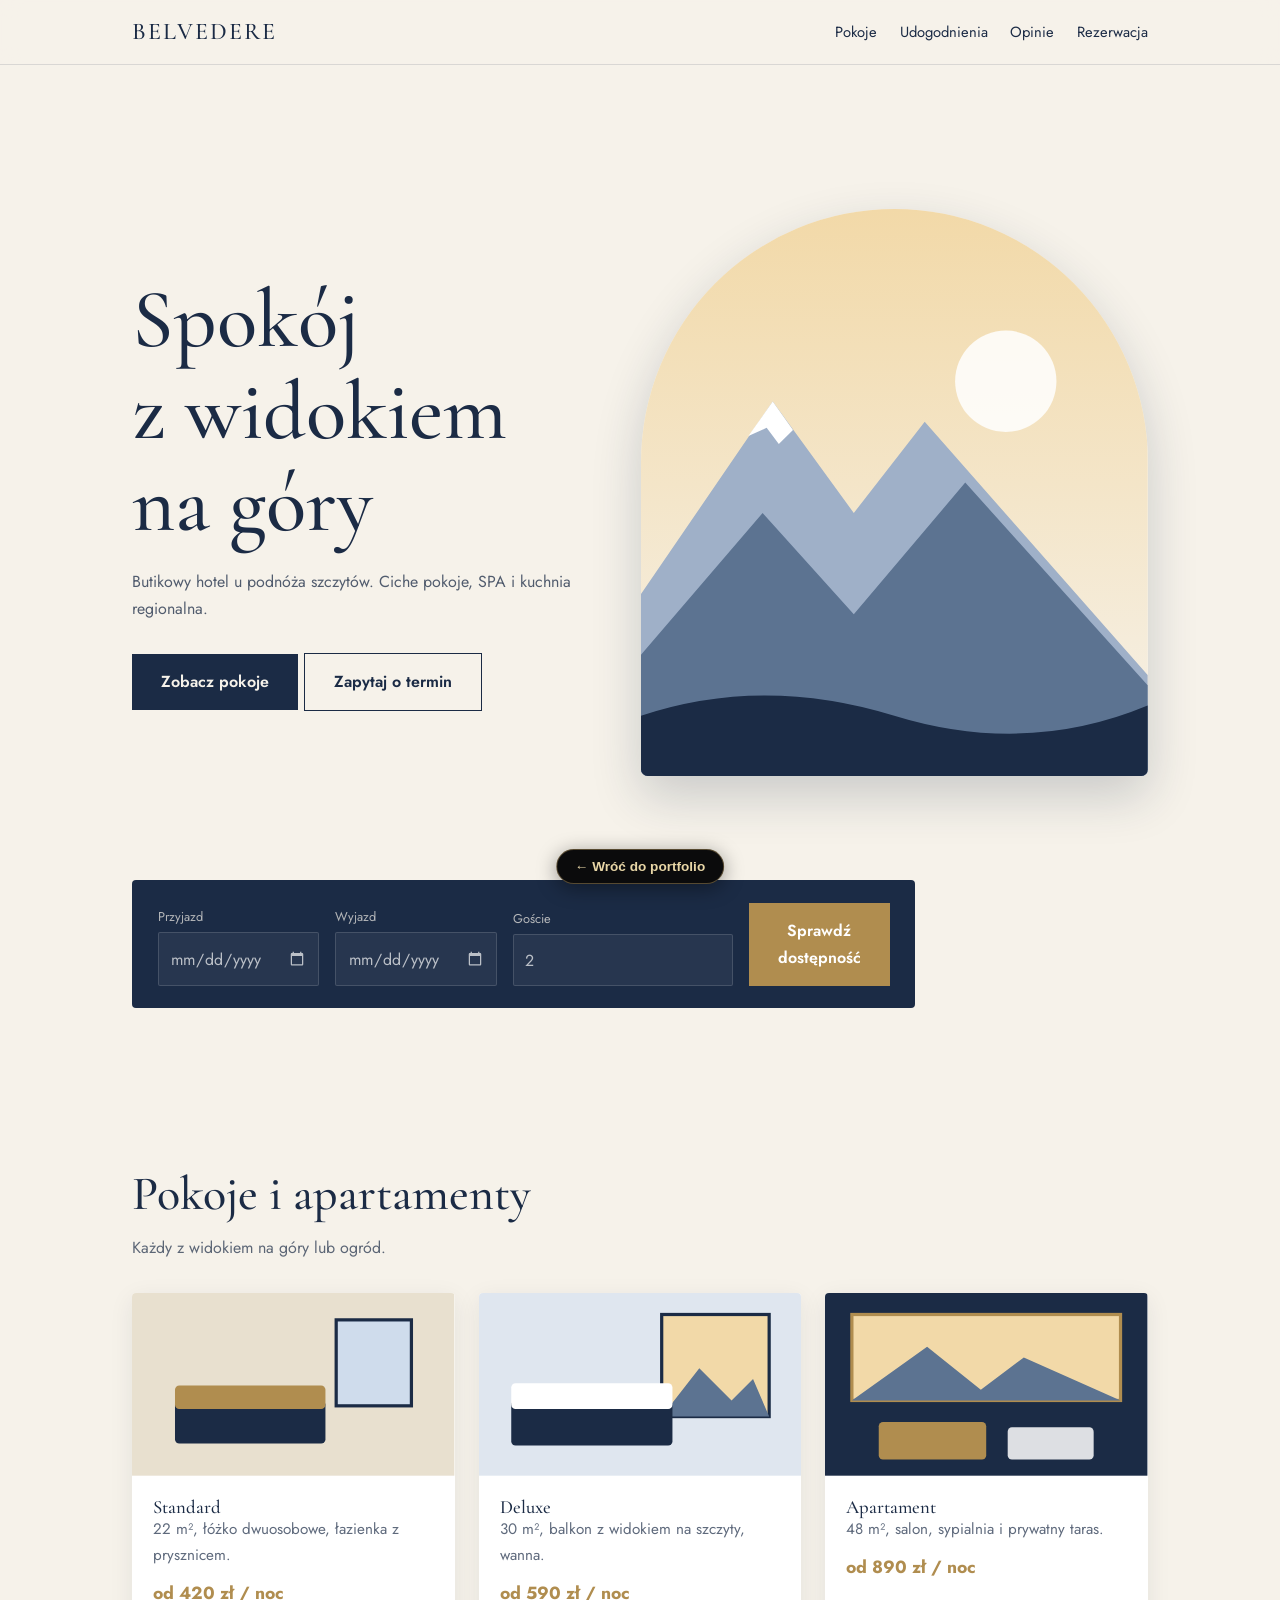
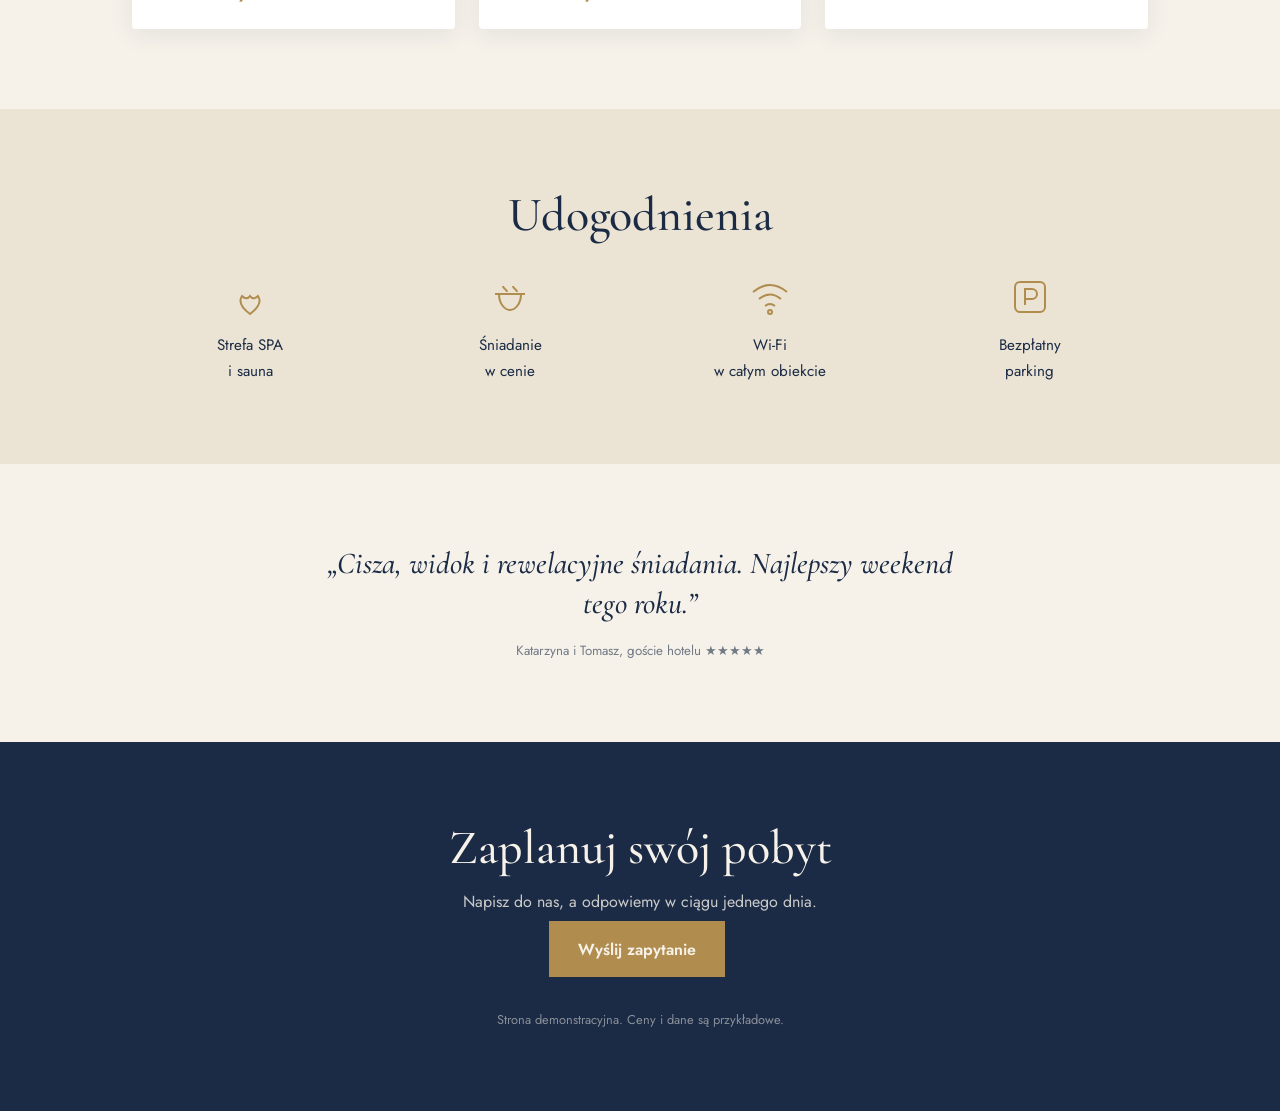
<file: demo/hotel.html>
<!DOCTYPE html><html lang="pl"><head><meta charset="UTF-8"><meta name="viewport" content="width=device-width,initial-scale=1"><link rel="preconnect" href="https://fonts.googleapis.com"><link rel="preconnect" href="https://fonts.gstatic.com" crossorigin><title>Hotel Belvedere (demo)</title><link href="https://fonts.googleapis.com/css2?family=Cormorant+Garamond:ital,wght@0,500;1,500&family=Jost:wght@400;500&display=swap" rel="stylesheet"><style>*{box-sizing:border-box;margin:0}html{scroll-behavior:smooth}body{line-height:1.7;overflow-x:hidden}a{color:inherit;text-decoration:none}svg{display:block;max-width:100%}.in{max-width:1060px;margin:auto;padding:0 1.4rem}section{padding:5rem 0}.back{position:fixed;bottom:16px;left:50%;transform:translateX(-50%);background:#0b0b0c;color:#e8d6a6;border:1px solid #c8a96a66;padding:.55rem 1.1rem;border-radius:99px;font:600 .85rem sans-serif;z-index:99;box-shadow:0 4px 20px #0006;white-space:nowrap}.btn{display:inline-block;padding:.9rem 1.8rem;margin:.4rem .4rem 0 0;font-weight:600;transition:.25s}.note{font-size:.8rem;opacity:.5;margin-top:2rem}.nav{position:sticky;top:0;z-index:5;backdrop-filter:blur(10px)}.nav .in{display:flex;justify-content:space-between;align-items:center;height:64px}.nav nav a{margin-left:1.4rem;font-size:.92rem}@media(max-width:700px){.nav nav a:not(:last-child){display:none}section{padding:3.2rem 0}.back{font-size:.72rem}}
:root{--n:#1b2b45;--g:#b08d4f;--iv:#f6f2ea;--st:#ebe4d4}
body{background:var(--iv);color:var(--n);font-family:Jost,sans-serif}h1,h2,h3,.logo{font-family:'Cormorant Garamond',Georgia,serif;font-weight:500;line-height:1.1}
h2{font-size:clamp(2.1rem,4vw,3rem);margin-bottom:.8rem}.nav{background:#f6f2eaee;border-bottom:1px solid #1b2b4522}.logo{font-size:1.5rem;letter-spacing:.08em}
.hero .in{display:grid;grid-template-columns:1fr 1.1fr;gap:3rem;align-items:center;padding-top:4rem;padding-bottom:5rem}.hero h1{font-size:clamp(3rem,7vw,5.2rem)}.hero p{margin:1.2rem 0 1.5rem;opacity:.75;max-width:28rem}
.arch{border-radius:300px 300px 8px 8px;overflow:hidden;box-shadow:0 20px 50px #1b2b4533}
.b1{background:var(--n);color:var(--iv)}.b1:hover{background:var(--g)}.b2{border:1px solid var(--n)}
.bk{background:var(--n);color:var(--iv);margin-top:-2.5rem;position:relative;border-radius:4px;padding:1.4rem 1.6rem;display:grid;grid-template-columns:repeat(3,1fr) auto;gap:1rem;align-items:end}.bk label{font-size:.8rem;opacity:.7;display:grid;gap:.3rem}.bk input{background:#ffffff14;border:1px solid #ffffff33;color:#fff;padding:.7rem;font:inherit;font-size:16px;border-radius:2px;color-scheme:dark}.bk .btn{margin:0;background:var(--g);color:#fff;text-align:center}
.rg,.ag{display:grid;grid-template-columns:repeat(3,1fr);gap:1.5rem;margin-top:2rem}.rm{background:#fff;border-radius:4px;overflow:hidden;box-shadow:0 6px 24px #1b2b4514}.rm svg{width:100%}.rm div{padding:1.3rem}.rm p{opacity:.7;font-size:.95rem}.rm b{display:block;margin-top:.6rem;color:var(--g);font-size:1.1rem}
.am{background:var(--st)}.ag{grid-template-columns:repeat(4,1fr);text-align:center}.ag svg{margin:0 auto .8rem}.ag p{font-size:.95rem}
.q{text-align:center;max-width:680px;margin:auto}.q p{font:italic 500 1.9rem 'Cormorant Garamond',serif;line-height:1.3}.q small{display:block;margin-top:1rem;opacity:.6}
.cta{background:var(--n);color:var(--iv);text-align:center}.cta .b1{background:var(--g)}
@media(max-width:860px){.hero .in,.rg,.bk{grid-template-columns:1fr}.ag{grid-template-columns:1fr 1fr}.hero .in{gap:2rem;padding-top:2rem}.arch{order:-1}}</style></head><body>
<header class="nav"><div class="in"><a class="logo" href="#">BELVEDERE</a><nav><a href="#pokoje">Pokoje</a><a href="#udogodnienia">Udogodnienia</a><a href="#opinie">Opinie</a><a href="#rez">Rezerwacja</a></nav></div></header>
<section class="hero" style="padding-bottom:0"><div class="in"><div><h1>Spokój<br>z widokiem na góry</h1><p>Butikowy hotel u podnóża szczytów. Ciche pokoje, SPA i kuchnia regionalna.</p><a class="btn b1" href="#pokoje">Zobacz pokoje</a><a class="btn b2" href="#rez">Zapytaj o termin</a></div>
<div class="arch"><svg viewBox="0 0 500 560"><defs><linearGradient id="s" x1="0" y1="0" x2="0" y2="1"><stop offset="0" stop-color="#f2d9a8"/><stop offset="1" stop-color="#f6f2ea"/></linearGradient></defs><rect width="500" height="560" fill="url(#s)"/><circle cx="360" cy="170" r="50" fill="#fff" opacity=".85"/><path d="M0 380L130 190l80 110 70-90 220 250v120H0z" fill="#9fb0c8"/><path d="M0 440L120 300l90 100 110-130 180 200v90H0z" fill="#5c7391"/><path d="M0 500q120-40 250 0t250-10v70H0z" fill="#1b2b45"/><path d="M130 190l-24 34 18-8 12 16 14-14z" fill="#fff"/></svg></div></div>
<div class="in"><div class="bk"><label>Przyjazd<input type="date"></label><label>Wyjazd<input type="date"></label><label>Goście<input type="number" min="1" value="2"></label><a class="btn" href="mailto:savvy77business@gmail.com?subject=Zapytanie%20o%20dostępność">Sprawdź dostępność</a></div></div></section>
<section id="pokoje"><div class="in"><h2>Pokoje i apartamenty</h2><p style="opacity:.7">Każdy z widokiem na góry lub ogród.</p><div class="rg">
<div class="rm"><svg viewBox="0 0 300 170"><rect width="300" height="170" fill="#e8e0cf"/><rect x="190" y="25" width="70" height="80" fill="#cfdcec" stroke="#1b2b45" stroke-width="3"/><rect x="40" y="100" width="140" height="40" rx="4" fill="#1b2b45"/><rect x="40" y="86" width="140" height="22" rx="4" fill="#b08d4f"/></svg><div><h3>Standard</h3><p>22 m², łóżko dwuosobowe, łazienka z prysznicem.</p><b>od 420 zł / noc</b></div></div>
<div class="rm"><svg viewBox="0 0 300 170"><rect width="300" height="170" fill="#dfe6ef"/><rect x="170" y="20" width="100" height="95" fill="#f2d9a8" stroke="#1b2b45" stroke-width="3"/><path d="M170 115l35-45 30 30 20-20 15 35z" fill="#5c7391"/><rect x="30" y="100" width="150" height="42" rx="4" fill="#1b2b45"/><rect x="30" y="84" width="150" height="24" rx="4" fill="#fff"/></svg><div><h3>Deluxe</h3><p>30 m², balkon z widokiem na szczyty, wanna.</p><b>od 590 zł / noc</b></div></div>
<div class="rm"><svg viewBox="0 0 300 170"><rect width="300" height="170" fill="#1b2b45"/><rect x="25" y="20" width="250" height="80" fill="#f2d9a8" stroke="#b08d4f" stroke-width="3"/><path d="M25 100l70-50 50 40 40-30 90 40z" fill="#5c7391"/><rect x="50" y="120" width="100" height="35" rx="4" fill="#b08d4f"/><rect x="170" y="125" width="80" height="30" rx="4" fill="#fff" opacity=".85"/></svg><div><h3>Apartament</h3><p>48 m², salon, sypialnia i prywatny taras.</p><b>od 890 zł / noc</b></div></div></div></div></section>
<section class="am" id="udogodnienia"><div class="in"><h2 style="text-align:center">Udogodnienia</h2><div class="ag">
<div><svg width="46" height="46" viewBox="0 0 46 46" fill="none" stroke="#b08d4f" stroke-width="2"><path d="M23 40c-8-6-12-12-8-18 3 3 6 3 8 0 2 3 5 3 8 0 4 6 0 12-8 18z"/></svg><p>Strefa SPA<br>i sauna</p></div>
<div><svg width="46" height="46" viewBox="0 0 46 46" fill="none" stroke="#b08d4f" stroke-width="2"><path d="M8 20h30M12 20c0 10 6 16 11 16s11-6 11-16M16 12c0 3 4 3 4 6M26 12c0 3 4 3 4 6"/></svg><p>Śniadanie<br>w cenie</p></div>
<div><svg width="46" height="46" viewBox="0 0 46 46" fill="none" stroke="#b08d4f" stroke-width="2"><path d="M6 18q17-14 34 0M12 25q11-9 22 0M18 32q5-4 10 0"/><circle cx="23" cy="38" r="2"/></svg><p>Wi-Fi<br>w całym obiekcie</p></div>
<div><svg width="46" height="46" viewBox="0 0 46 46" fill="none" stroke="#b08d4f" stroke-width="2"><rect x="8" y="8" width="30" height="30" rx="5"/><path d="M18 31V15h7a5 5 0 010 10h-7"/></svg><p>Bezpłatny<br>parking</p></div></div></div></section>
<section id="opinie"><div class="in q"><p>„Cisza, widok i rewelacyjne śniadania. Najlepszy weekend tego roku.”</p><small>Katarzyna i Tomasz, goście hotelu ★★★★★</small></div></section>
<section class="cta" id="rez"><div class="in"><h2>Zaplanuj swój pobyt</h2><p style="opacity:.8">Napisz do nas, a odpowiemy w ciągu jednego dnia.</p><a class="btn b1" href="mailto:savvy77business@gmail.com?subject=Zapytanie%20o%20pobyt">Wyślij zapytanie</a><p class="note">Strona demonstracyjna. Ceny i dane są przykładowe.</p></div></section><a class="back" href="../index.html#portfolio">← Wróć do portfolio</a></body></html>
</file>
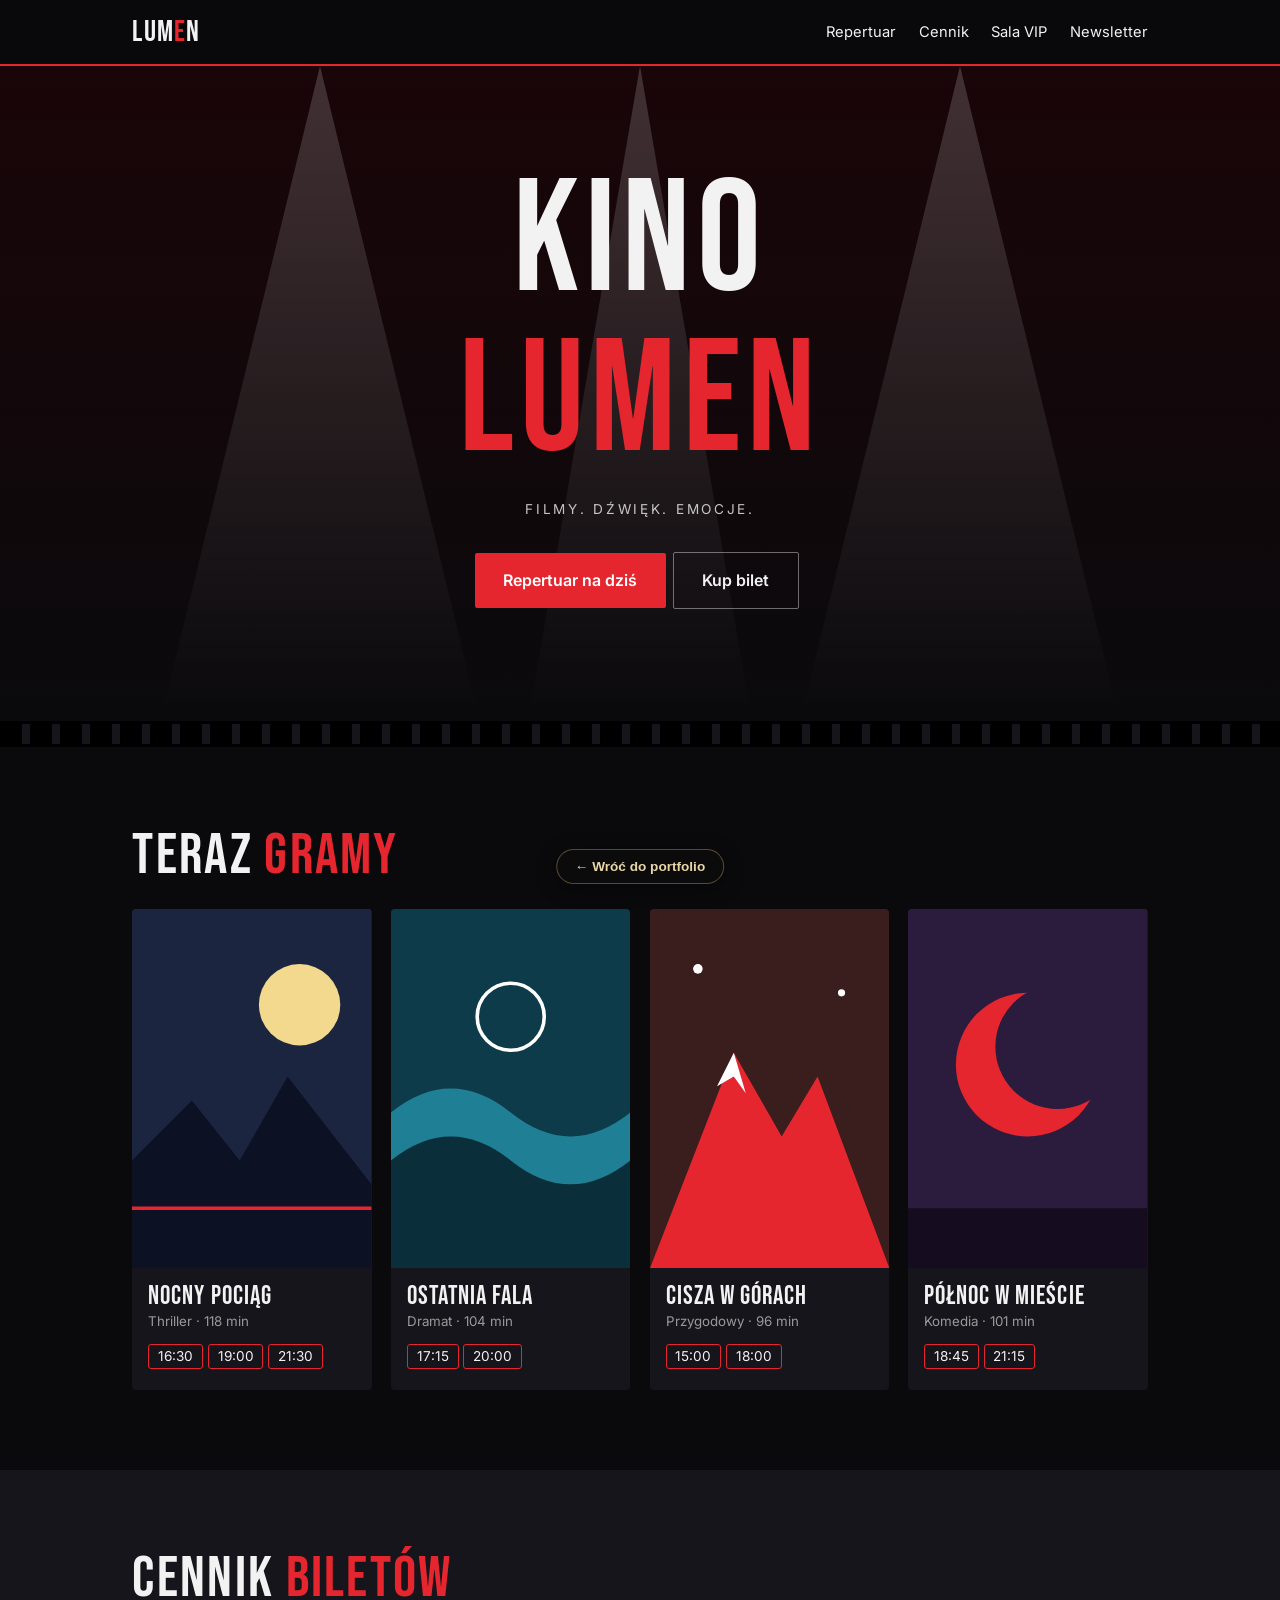
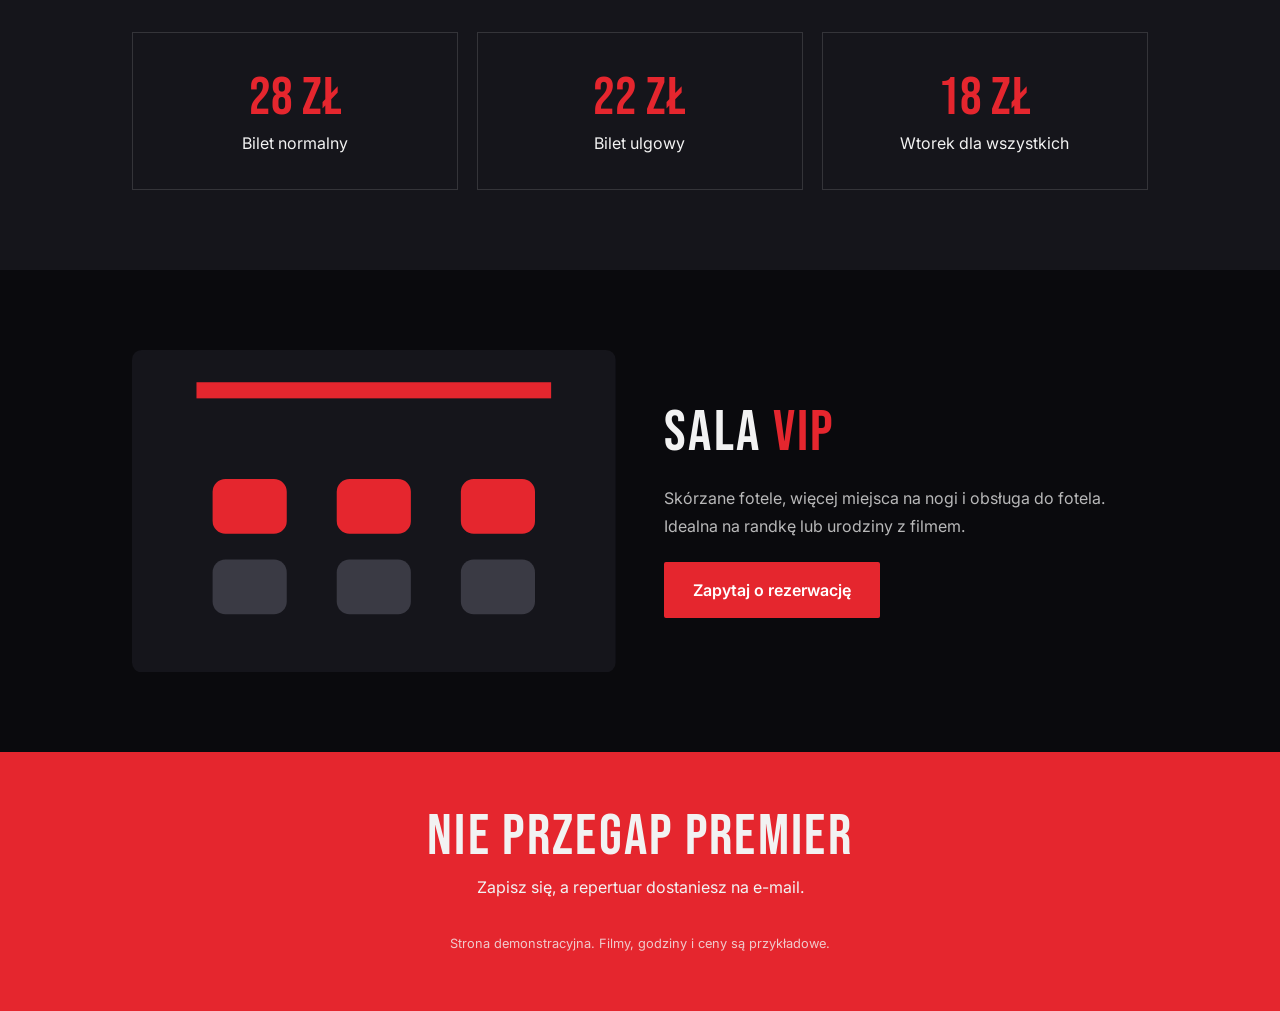
<file: demo/kino.html>
<!DOCTYPE html><html lang="pl"><head><meta charset="UTF-8"><meta name="viewport" content="width=device-width,initial-scale=1"><link rel="preconnect" href="https://fonts.googleapis.com"><link rel="preconnect" href="https://fonts.gstatic.com" crossorigin><title>Kino Lumen (demo)</title><link href="https://fonts.googleapis.com/css2?family=Bebas+Neue&family=Inter:wght@400;600&display=swap" rel="stylesheet"><style>*{box-sizing:border-box;margin:0}html{scroll-behavior:smooth}body{line-height:1.7;overflow-x:hidden}a{color:inherit;text-decoration:none}svg{display:block;max-width:100%}.in{max-width:1060px;margin:auto;padding:0 1.4rem}section{padding:5rem 0}.back{position:fixed;bottom:16px;left:50%;transform:translateX(-50%);background:#0b0b0c;color:#e8d6a6;border:1px solid #c8a96a66;padding:.55rem 1.1rem;border-radius:99px;font:600 .85rem sans-serif;z-index:99;box-shadow:0 4px 20px #0006;white-space:nowrap}.btn{display:inline-block;padding:.9rem 1.8rem;margin:.4rem .4rem 0 0;font-weight:600;transition:.25s}.note{font-size:.8rem;opacity:.5;margin-top:2rem}.nav{position:sticky;top:0;z-index:5;backdrop-filter:blur(10px)}.nav .in{display:flex;justify-content:space-between;align-items:center;height:64px}.nav nav a{margin-left:1.4rem;font-size:.92rem}@media(max-width:700px){.nav nav a:not(:last-child){display:none}section{padding:3.2rem 0}.back{font-size:.72rem}}
:root{--r:#e5262e;--bg:#0a0a0d;--bg2:#15151b}
body{background:var(--bg);color:#f2f2f2;font-family:Inter,sans-serif}h1,h2,h3,.logo{font-family:'Bebas Neue',Impact,sans-serif;font-weight:400;letter-spacing:.04em;line-height:1}
h2{font-size:clamp(2.4rem,5vw,3.6rem);margin-bottom:1.5rem}h2 span{color:var(--r)}.nav{background:#0a0a0dee;border-bottom:2px solid var(--r)}.logo{font-size:1.9rem}.logo span{color:var(--r)}
.hero{position:relative;overflow:hidden;text-align:center;padding:6rem 0 7rem;background:linear-gradient(#1a0508,var(--bg))}.hero svg.bm{position:absolute;inset:0;width:100%;height:100%;opacity:.5}.hero .in{position:relative}
.hero h1{font-size:clamp(4rem,14vw,10rem)}.hero h1 span{color:var(--r)}.hero p{opacity:.8;margin:1rem 0 1.5rem;letter-spacing:.2em;font-size:.85rem}
.b1{background:var(--r);color:#fff;border-radius:2px}.b1:hover{background:#fff;color:#000}.b2{border:1px solid #fff6;border-radius:2px}
.strip{height:26px;background:repeating-linear-gradient(90deg,#000 0 22px,var(--bg2) 22px 30px);border-block:3px solid #000}
.pg{display:grid;grid-template-columns:repeat(4,1fr);gap:1.2rem}.po{background:var(--bg2);border-radius:4px;overflow:hidden;transition:.3s}.po:hover{transform:translateY(-6px);box-shadow:0 12px 30px #e5262e33}
.po svg{width:100%;aspect-ratio:2/3;object-fit:cover}.po div{padding:1rem}.po h3{font-size:1.6rem}.po small{opacity:.6;display:block;margin-bottom:.6rem}.po i{font-style:normal;display:inline-block;border:1px solid var(--r);padding:0 .55rem;margin:0 .3rem .3rem 0;border-radius:3px;font-size:.85rem}
.pr{background:var(--bg2)}.pc{display:grid;grid-template-columns:repeat(3,1fr);gap:1.2rem}.pc div{border:1px solid #fff2;padding:2rem;text-align:center}.pc b{display:block;font:400 3.4rem 'Bebas Neue';color:var(--r)}
.vip{display:grid;grid-template-columns:1fr 1fr;gap:3rem;align-items:center}.vip p{opacity:.75;margin-bottom:1rem}
.nl{background:var(--r);text-align:center;padding:3.5rem 0}.nl h2{margin-bottom:.5rem}.nl .btn{background:#0a0a0d;color:#fff;border-radius:2px}
@media(max-width:860px){.pg{grid-template-columns:1fr 1fr}.pc,.vip{grid-template-columns:1fr}}</style></head><body>
<header class="nav"><div class="in"><a class="logo" href="#">LUM<span>E</span>N</a><nav><a href="#repertuar">Repertuar</a><a href="#cennik">Cennik</a><a href="#vip">Sala VIP</a><a href="#nl">Newsletter</a></nav></div></header>
<section class="hero"><svg class="bm" viewBox="0 0 800 400" preserveAspectRatio="none"><defs><linearGradient id="g" x1="0" y1="0" x2="0" y2="1"><stop offset="0" stop-color="#fff" stop-opacity=".35"/><stop offset="1" stop-color="#fff" stop-opacity="0"/></linearGradient></defs><path d="M200 0L100 400H300zM400 0L330 400H470zM600 0L500 400H700z" fill="url(#g)"/></svg><div class="in"><h1>KINO<br><span>LUMEN</span></h1><p>FILMY. DŹWIĘK. EMOCJE.</p><a class="btn b1" href="#repertuar">Repertuar na dziś</a><a class="btn b2" href="#cennik">Kup bilet</a></div></section><div class="strip"></div>
<section id="repertuar"><div class="in"><h2>TERAZ <span>GRAMY</span></h2><div class="pg">
<div class="po"><svg viewBox="0 0 200 300"><rect width="200" height="300" fill="#1c2540"/><circle cx="140" cy="80" r="34" fill="#f2d98d"/><path d="M0 300V210L50 160l40 50 40-70 70 90v120z" fill="#0c1124"/><path d="M0 250h200" stroke="#e5262e" stroke-width="3"/></svg><div><h3>NOCNY POCIĄG</h3><small>Thriller · 118 min</small><i>16:30</i><i>19:00</i><i>21:30</i></div></div>
<div class="po"><svg viewBox="0 0 200 300"><rect width="200" height="300" fill="#0e3b4a"/><path d="M0 170q50-40 100 0t100 0v130H0z" fill="#1e7f95"/><path d="M0 210q50-40 100 0t100 0v90H0z" fill="#0a2f3b"/><circle cx="100" cy="90" r="28" fill="none" stroke="#fff" stroke-width="3"/></svg><div><h3>OSTATNIA FALA</h3><small>Dramat · 104 min</small><i>17:15</i><i>20:00</i></div></div>
<div class="po"><svg viewBox="0 0 200 300"><rect width="200" height="300" fill="#3a1d1d"/><path d="M0 300L70 120l40 70 30-50 60 160z" fill="#e5262e"/><path d="M70 120l-14 28 14-8 10 14z" fill="#fff"/><circle cx="40" cy="50" r="4" fill="#fff"/><circle cx="160" cy="70" r="3" fill="#fff"/></svg><div><h3>CISZA W GÓRACH</h3><small>Przygodowy · 96 min</small><i>15:00</i><i>18:00</i></div></div>
<div class="po"><svg viewBox="0 0 200 300"><rect width="200" height="300" fill="#2b1b3d"/><circle cx="100" cy="130" r="60" fill="#e5262e"/><circle cx="125" cy="115" r="52" fill="#2b1b3d"/><path d="M0 250h200v50H0z" fill="#150d1f"/></svg><div><h3>PÓŁNOC W MIEŚCIE</h3><small>Komedia · 101 min</small><i>18:45</i><i>21:15</i></div></div></div></div></section>
<section class="pr" id="cennik"><div class="in"><h2>CENNIK <span>BILETÓW</span></h2><div class="pc"><div><b>28 zł</b>Bilet normalny</div><div><b>22 zł</b>Bilet ulgowy</div><div><b>18 zł</b>Wtorek dla wszystkich</div></div></div></section>
<section id="vip"><div class="in vip"><svg viewBox="0 0 300 200"><rect width="300" height="200" rx="6" fill="#15151b"/><rect x="40" y="20" width="220" height="10" fill="#e5262e"/><g fill="#e5262e"><rect x="50" y="80" width="46" height="34" rx="8"/><rect x="127" y="80" width="46" height="34" rx="8"/><rect x="204" y="80" width="46" height="34" rx="8"/></g><g fill="#3a3a44"><rect x="50" y="130" width="46" height="34" rx="8"/><rect x="127" y="130" width="46" height="34" rx="8"/><rect x="204" y="130" width="46" height="34" rx="8"/></g></svg><div><h2>SALA <span>VIP</span></h2><p>Skórzane fotele, więcej miejsca na nogi i obsługa do fotela. Idealna na randkę lub urodziny z filmem.</p><a class="btn b1" href="#nl">Zapytaj o rezerwację</a></div></div></section>
<section class="nl" id="nl"><div class="in"><h2>NIE PRZEGAP PREMIER</h2><p>Zapisz się, a repertuar dostaniesz na e-mail.</p><p class="note" style="opacity:.8">Strona demonstracyjna. Filmy, godziny i ceny są przykładowe.</p></div></section><a class="back" href="../index.html#portfolio">← Wróć do portfolio</a></body></html>
</file>
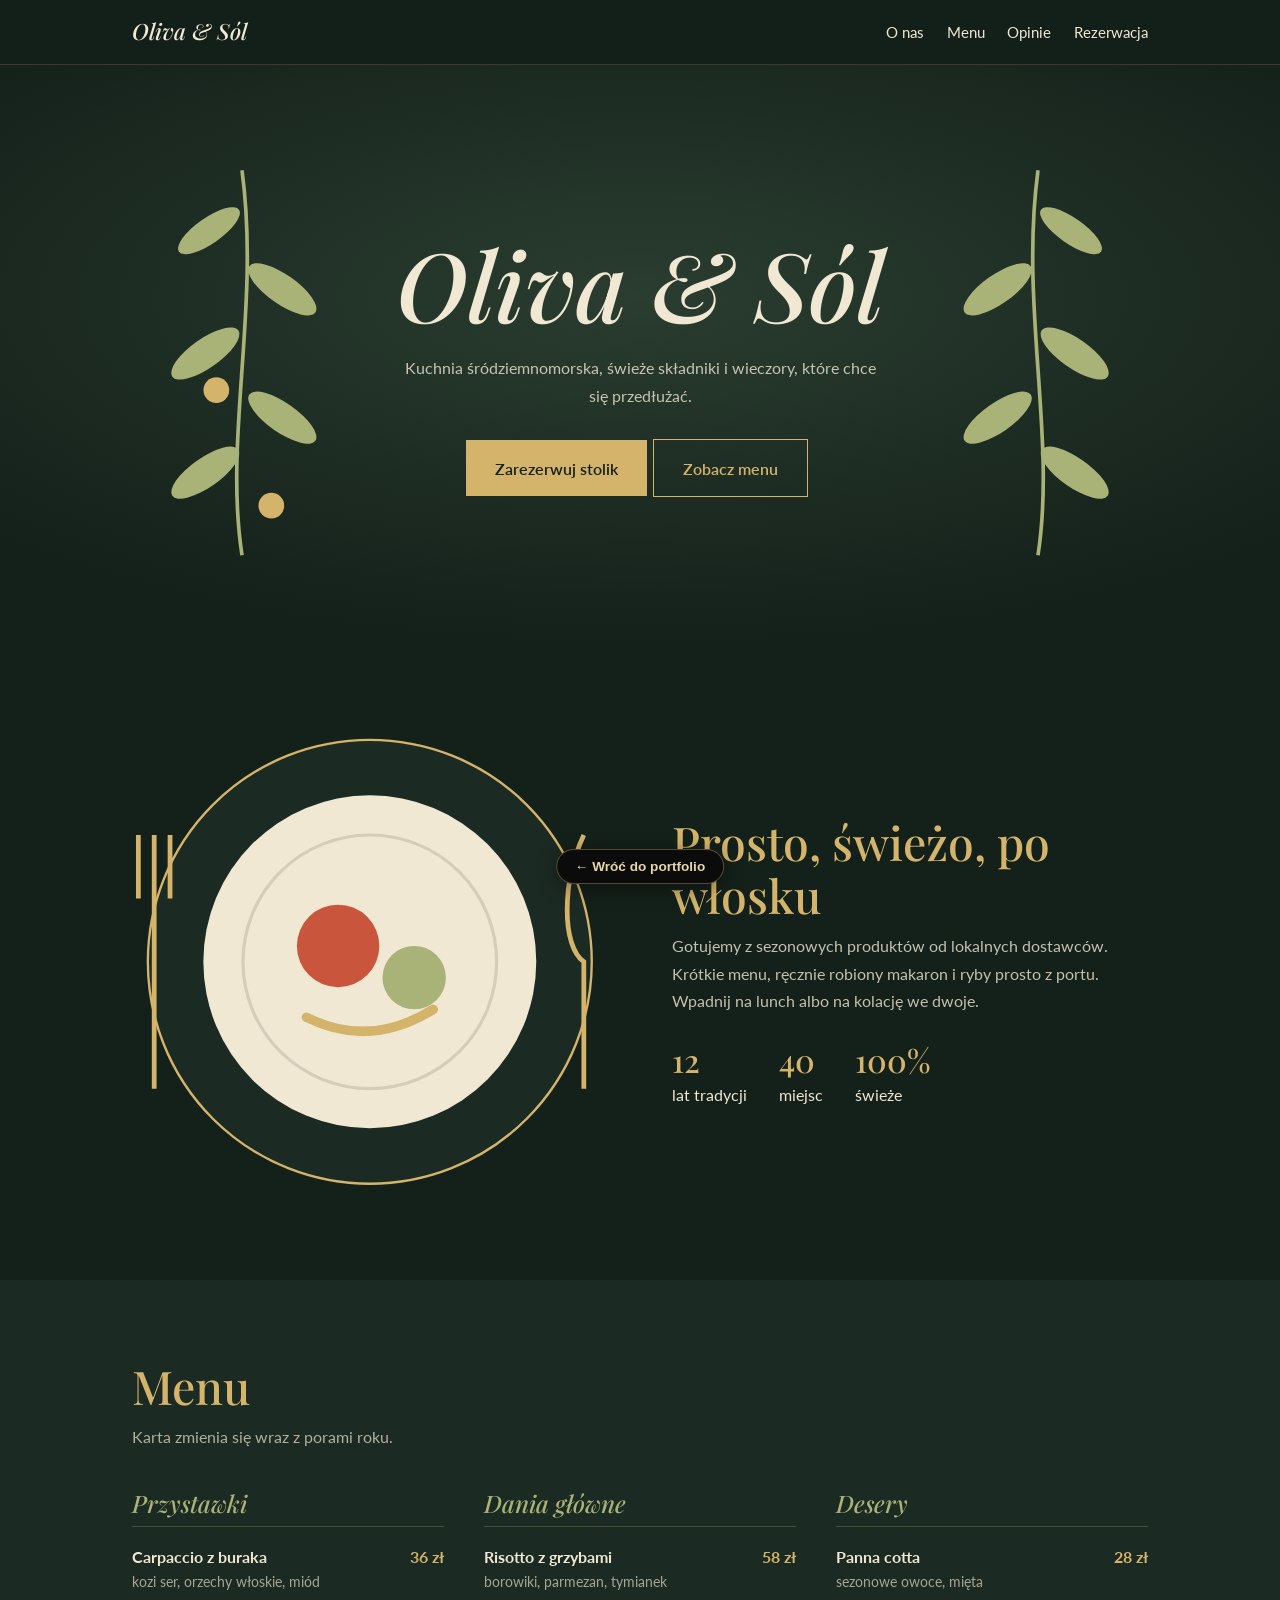
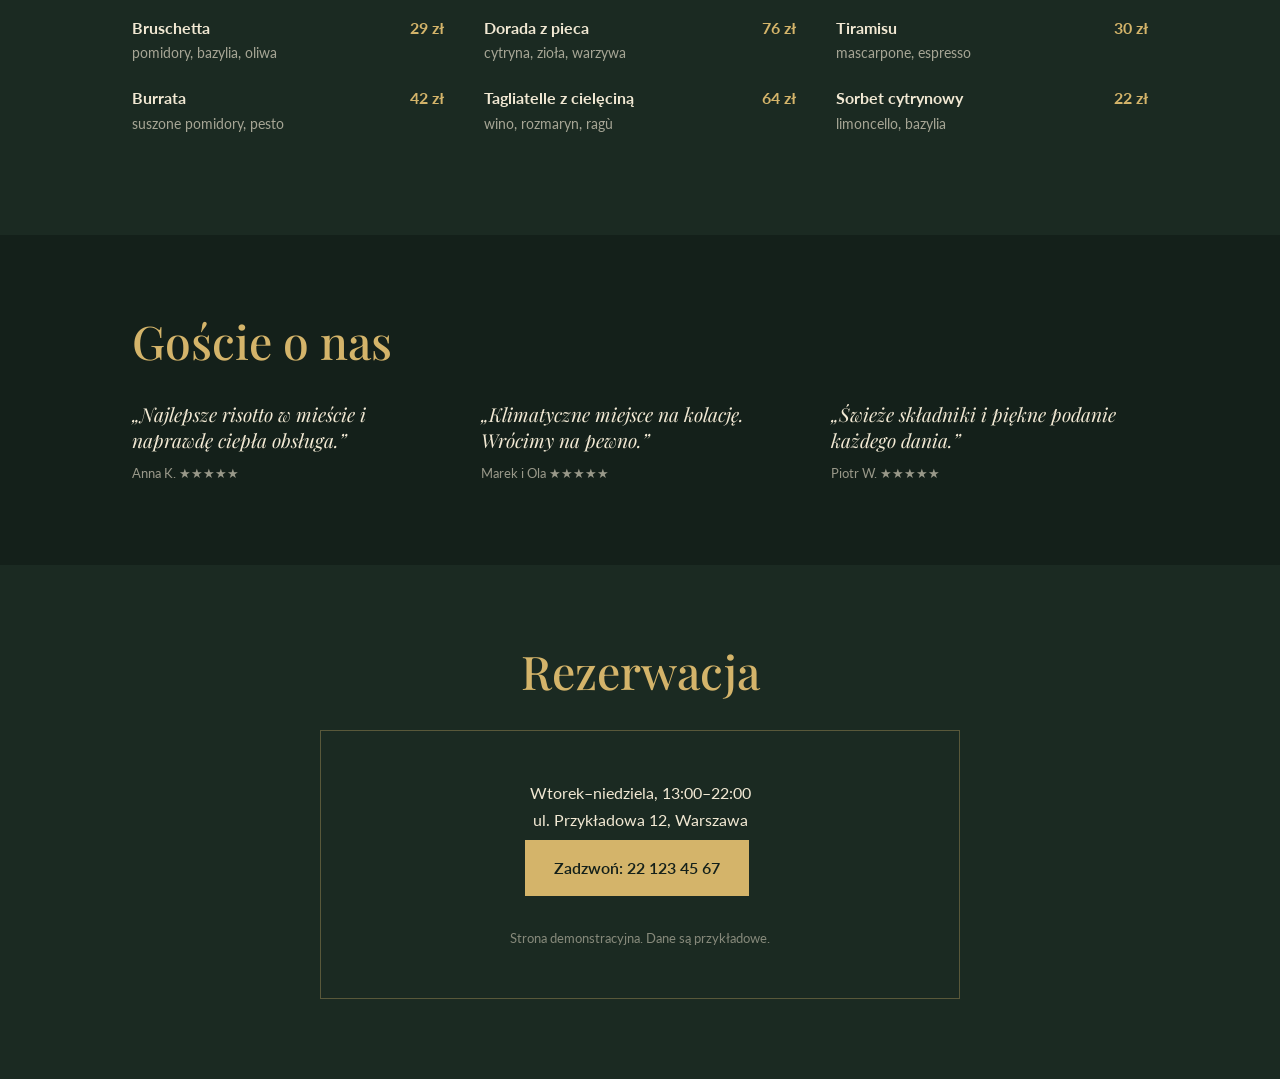
<file: demo/restauracja.html>
<!DOCTYPE html><html lang="pl"><head><meta charset="UTF-8"><meta name="viewport" content="width=device-width,initial-scale=1"><link rel="preconnect" href="https://fonts.googleapis.com"><link rel="preconnect" href="https://fonts.gstatic.com" crossorigin><title>Oliva &amp; Sól – restauracja (demo)</title><link href="https://fonts.googleapis.com/css2?family=Playfair+Display:ital,wght@0,500;1,400&family=Lato:wght@400;700&display=swap" rel="stylesheet"><style>*{box-sizing:border-box;margin:0}html{scroll-behavior:smooth}body{line-height:1.7;overflow-x:hidden}a{color:inherit;text-decoration:none}svg{display:block;max-width:100%}.in{max-width:1060px;margin:auto;padding:0 1.4rem}section{padding:5rem 0}.back{position:fixed;bottom:16px;left:50%;transform:translateX(-50%);background:#0b0b0c;color:#e8d6a6;border:1px solid #c8a96a66;padding:.55rem 1.1rem;border-radius:99px;font:600 .85rem sans-serif;z-index:99;box-shadow:0 4px 20px #0006;white-space:nowrap}.btn{display:inline-block;padding:.9rem 1.8rem;margin:.4rem .4rem 0 0;font-weight:600;transition:.25s}.note{font-size:.8rem;opacity:.5;margin-top:2rem}.nav{position:sticky;top:0;z-index:5;backdrop-filter:blur(10px)}.nav .in{display:flex;justify-content:space-between;align-items:center;height:64px}.nav nav a{margin-left:1.4rem;font-size:.92rem}@media(max-width:700px){.nav nav a:not(:last-child){display:none}section{padding:3.2rem 0}.back{font-size:.72rem}}
:root{--bg:#14201a;--bg2:#1b2a22;--cr:#f1e8d3;--ol:#a9b377;--go:#d4b46a}
body{background:var(--bg);color:var(--cr);font-family:Lato,sans-serif}h1,h2,h3,.logo{font-family:'Playfair Display',Georgia,serif;font-weight:500;line-height:1.15}
h2{font-size:clamp(2rem,4vw,2.9rem);color:var(--go);margin-bottom:.6rem}.nav{background:#14201aee;border-bottom:1px solid #d4b46a33}.logo{font-size:1.4rem;font-style:italic}
.hero{text-align:center;padding:6rem 0 5rem;background:radial-gradient(70% 60% at 50% 40%,#2a3d30,transparent)}.hero h1{font-size:clamp(3rem,9vw,6rem);font-style:italic}.hero p{opacity:.8;margin:1rem auto 1.5rem;max-width:30rem}
.hero .br{display:flex;justify-content:space-between;align-items:center;gap:1rem}.hero .br svg{width:min(24vw,220px);flex:none}
.b1{background:var(--go);color:#14201a}.b2{border:1px solid var(--go);color:var(--go)}.b1:hover{background:var(--cr)}
.two{display:grid;grid-template-columns:1fr 1fr;gap:4rem;align-items:center}.st{display:flex;gap:2rem;margin-top:1.5rem}.st b{display:block;font:500 2rem 'Playfair Display',serif;color:var(--go)}
.menu{background:var(--bg2)}.mg{display:grid;grid-template-columns:repeat(3,1fr);gap:2.5rem;margin-top:2.5rem}.mg h3{color:var(--ol);font-style:italic;font-size:1.5rem;border-bottom:1px solid #d4b46a44;padding-bottom:.5rem;margin-bottom:1rem}
.it{margin-bottom:1.2rem}.it div{display:flex;justify-content:space-between;gap:1rem;font-weight:700}.it span{color:var(--go)}.it p{font-size:.9rem;opacity:.65}
.q{display:grid;grid-template-columns:repeat(3,1fr);gap:2rem;margin-top:2rem}.q p{font:italic 1.2rem 'Playfair Display',serif}.q small{opacity:.6;display:block;margin-top:.6rem}
.res{background:var(--bg2);text-align:center}.res .box{border:1px solid #d4b46a55;padding:3rem 1.5rem;max-width:640px;margin:2rem auto 0}
@media(max-width:800px){.two,.mg,.q{grid-template-columns:1fr}.two{gap:2rem}.hero .br svg{display:none}}</style></head><body>
<header class="nav"><div class="in"><a class="logo" href="#">Oliva &amp; Sól</a><nav><a href="#onas">O nas</a><a href="#menu">Menu</a><a href="#opinie">Opinie</a><a href="#rez">Rezerwacja</a></nav></div></header>
<section class="hero"><div class="in br"><svg viewBox="0 0 120 220" fill="none" stroke="#a9b377" stroke-width="2"><path d="M60 215C50 150 70 80 60 5"/><g fill="#a9b377" stroke="none"><ellipse cx="40" cy="170" rx="22" ry="8" transform="rotate(-35 40 170)"/><ellipse cx="82" cy="140" rx="22" ry="8" transform="rotate(35 82 140)"/><ellipse cx="40" cy="105" rx="22" ry="8" transform="rotate(-35 40 105)"/><ellipse cx="82" cy="70" rx="22" ry="8" transform="rotate(35 82 70)"/><ellipse cx="42" cy="38" rx="20" ry="7" transform="rotate(-35 42 38)"/></g><circle cx="76" cy="188" r="7" fill="#d4b46a" stroke="none"/><circle cx="46" cy="125" r="7" fill="#d4b46a" stroke="none"/></svg>
<div><h1>Oliva &amp; Sól</h1><p>Kuchnia śródziemnomorska, świeże składniki i wieczory, które chce się przedłużać.</p><a class="btn b1" href="#rez">Zarezerwuj stolik</a><a class="btn b2" href="#menu">Zobacz menu</a></div>
<svg viewBox="0 0 120 220" fill="none" stroke="#a9b377" stroke-width="2" style="transform:scaleX(-1)"><path d="M60 215C50 150 70 80 60 5"/><g fill="#a9b377" stroke="none"><ellipse cx="40" cy="170" rx="22" ry="8" transform="rotate(-35 40 170)"/><ellipse cx="82" cy="140" rx="22" ry="8" transform="rotate(35 82 140)"/><ellipse cx="40" cy="105" rx="22" ry="8" transform="rotate(-35 40 105)"/><ellipse cx="82" cy="70" rx="22" ry="8" transform="rotate(35 82 70)"/><ellipse cx="42" cy="38" rx="20" ry="7" transform="rotate(-35 42 38)"/></g></svg></div></section>
<section id="onas"><div class="in two"><svg viewBox="0 0 300 300"><circle cx="150" cy="150" r="140" fill="#1b2a22" stroke="#d4b46a" stroke-width="1.5"/><circle cx="150" cy="150" r="105" fill="#f1e8d3"/><circle cx="150" cy="150" r="80" fill="none" stroke="#14201a22" stroke-width="2"/><circle cx="130" cy="140" r="26" fill="#c9553d"/><circle cx="178" cy="160" r="20" fill="#a9b377"/><path d="M110 185q40 20 80-5" stroke="#d4b46a" stroke-width="6" fill="none" stroke-linecap="round"/><path d="M20 70v160M10 70v40M30 70v40M20 110v120" stroke="#d4b46a" stroke-width="3" fill="none" transform="translate(-6 0)"/><path d="M285 70c-14 30-14 70 0 80v80" stroke="#d4b46a" stroke-width="3" fill="none"/></svg>
<div><h2>Prosto, świeżo, po włosku</h2><p style="opacity:.8">Gotujemy z sezonowych produktów od lokalnych dostawców. Krótkie menu, ręcznie robiony makaron i ryby prosto z portu. Wpadnij na lunch albo na kolację we dwoje.</p><div class="st"><div><b>12</b>lat tradycji</div><div><b>40</b>miejsc</div><div><b>100%</b>świeże</div></div></div></div></section>
<section class="menu" id="menu"><div class="in"><h2>Menu</h2><p style="opacity:.7">Karta zmienia się wraz z porami roku.</p><div class="mg">
<div><h3>Przystawki</h3><div class="it"><div>Carpaccio z buraka <span>36 zł</span></div><p>kozi ser, orzechy włoskie, miód</p></div><div class="it"><div>Bruschetta <span>29 zł</span></div><p>pomidory, bazylia, oliwa</p></div><div class="it"><div>Burrata <span>42 zł</span></div><p>suszone pomidory, pesto</p></div></div>
<div><h3>Dania główne</h3><div class="it"><div>Risotto z grzybami <span>58 zł</span></div><p>borowiki, parmezan, tymianek</p></div><div class="it"><div>Dorada z pieca <span>76 zł</span></div><p>cytryna, zioła, warzywa</p></div><div class="it"><div>Tagliatelle z cielęciną <span>64 zł</span></div><p>wino, rozmaryn, ragù</p></div></div>
<div><h3>Desery</h3><div class="it"><div>Panna cotta <span>28 zł</span></div><p>sezonowe owoce, mięta</p></div><div class="it"><div>Tiramisu <span>30 zł</span></div><p>mascarpone, espresso</p></div><div class="it"><div>Sorbet cytrynowy <span>22 zł</span></div><p>limoncello, bazylia</p></div></div></div></div></section>
<section id="opinie"><div class="in"><h2>Goście o nas</h2><div class="q"><div><p>„Najlepsze risotto w mieście i naprawdę ciepła obsługa.”</p><small>Anna K. ★★★★★</small></div><div><p>„Klimatyczne miejsce na kolację. Wrócimy na pewno.”</p><small>Marek i Ola ★★★★★</small></div><div><p>„Świeże składniki i piękne podanie każdego dania.”</p><small>Piotr W. ★★★★★</small></div></div></div></section>
<section class="res" id="rez"><div class="in"><h2>Rezerwacja</h2><div class="box"><p>Wtorek–niedziela, 13:00–22:00<br>ul. Przykładowa 12, Warszawa</p><a class="btn b1" href="tel:221234567">Zadzwoń: 22 123 45 67</a><p class="note">Strona demonstracyjna. Dane są przykładowe.</p></div></div></section><a class="back" href="../index.html#portfolio">← Wróć do portfolio</a></body></html>
</file>
<file: css/style.css>
:root{--bg:#0b0b0c;--bg2:#141416;--gold:#c8a96a;--gold2:#e8d6a6;--ivory:#f4efe6;--mist:#9b968c;--line:rgba(200,169,106,.22);--grad:linear-gradient(135deg,#e8d6a6,#c8a96a 55%,#a88548)}
*{box-sizing:border-box;margin:0}
html{scroll-behavior:smooth;-webkit-text-size-adjust:100%}
body{background:var(--bg);color:var(--ivory);font:400 1rem/1.75 'Manrope',system-ui,sans-serif;overflow-x:hidden}
h1,h2,h3{font-family:'Cormorant Garamond',Georgia,serif;font-weight:500;line-height:1.1}
h1{font-size:clamp(2.4rem,7vw,5rem)}h2{font-size:clamp(1.9rem,4vw,2.8rem);margin-bottom:1.2rem}h3{font-size:1.45rem}
h2::after{content:"";display:block;width:48px;height:2px;background:var(--grad);margin-top:.9rem}
.band h2::after{margin-inline:auto}
a{color:inherit;text-decoration:none}
:focus-visible{outline:2px solid var(--gold);outline-offset:3px}
.wrap{max-width:1080px;margin:auto;padding:0 max(1.25rem,env(safe-area-inset-left))}
header{position:sticky;top:0;z-index:5;background:rgba(11,11,12,.9);backdrop-filter:blur(12px);-webkit-backdrop-filter:blur(12px);border-bottom:1px solid var(--line);padding-top:env(safe-area-inset-top)}
header .wrap{display:flex;justify-content:space-between;align-items:center;height:68px;gap:1rem}
.logo{font:500 1.5rem 'Cormorant Garamond',serif;white-space:nowrap;background:var(--grad);-webkit-background-clip:text;background-clip:text;color:transparent}
nav{display:flex}nav a{margin-left:1.8rem;color:var(--mist);padding:.5rem 0;transition:color .2s}
nav a:hover,nav a.on{color:var(--gold2)}
section{padding:5.5rem 0}
.muted{color:var(--mist)}
.hero{background:radial-gradient(60% 70% at 78% 40%,rgba(200,169,106,.13),transparent 70%)}
.hero .wrap{display:grid;grid-template-columns:1.2fr 1fr;gap:4rem;align-items:center}
.hero .txt>*{animation:rise .9s both}
.hero .txt p{animation-delay:.15s}.hero .txt div{animation-delay:.3s}.hero .photo{animation:rise 1.1s .2s both}
@keyframes rise{from{opacity:0;transform:translateY(18px)}}
.hero p{color:var(--mist);max-width:34rem;margin:1.5rem 0 2rem}
.photo{position:relative;justify-self:center;width:min(100%,380px)}
.photo::before{content:"";position:absolute;inset:14px -14px -14px 14px;border:1px solid var(--gold);border-radius:190px 190px 6px 6px;opacity:.7}
.photo img{position:relative;display:block;width:100%;aspect-ratio:4/5;object-fit:cover;object-position:50% 12%;border-radius:190px 190px 6px 6px;box-shadow:0 20px 60px rgba(0,0,0,.55)}
.btn{display:inline-block;padding:.95rem 2rem;border:1px solid var(--gold);color:var(--gold2);margin:0 .6rem .6rem 0;cursor:pointer;font:600 .95rem 'Manrope',sans-serif;transition:.25s;background:none;text-align:center;min-height:48px}
.btn:hover{background:var(--gold);color:var(--bg)}
.btn.fill{background:var(--grad);color:#14110a;border-color:transparent}.btn.fill:hover{filter:brightness(1.1)}
.grid{display:grid;grid-template-columns:repeat(3,1fr);gap:1.5rem;margin-top:2.5rem}
.card{border:1px solid var(--line);background:var(--bg2);transition:.3s;display:block}
.card:hover{border-color:var(--gold);transform:translateY(-4px);box-shadow:0 14px 40px rgba(0,0,0,.5)}
.card .pv{height:150px;display:flex;align-items:center;justify-content:center;font:italic 500 1.7rem 'Cormorant Garamond',serif}
.card div:last-child{padding:1.3rem}.card p{color:var(--mist);font-size:.95rem}
.band{background:var(--bg2);border-block:1px solid var(--line);text-align:center}
.cols{display:grid;grid-template-columns:1fr 1fr;gap:4rem}
.rows>div{padding:1.2rem 0;border-bottom:1px solid var(--line)}.rows h3{margin-bottom:.2rem;color:var(--gold2)}
form{display:grid;gap:1.2rem;max-width:560px}
label{display:grid;gap:.4rem;color:var(--mist);font-size:.95rem}
input,textarea{background:var(--bg2);border:1px solid var(--line);color:var(--ivory);padding:.9rem 1rem;font:inherit;font-size:16px;border-radius:2px;width:100%}
input:focus,textarea:focus{border-color:var(--gold);outline:0}
footer{border-top:1px solid var(--line);padding:2rem 0 calc(2rem + env(safe-area-inset-bottom));color:var(--mist);font-size:.9rem}
footer .wrap{display:flex;justify-content:space-between;flex-wrap:wrap;gap:.5rem}
footer a:hover{color:var(--gold2)}
@media(max-width:760px){
.hero .wrap,.cols,.grid{grid-template-columns:1fr}.hero .wrap{gap:2.5rem;text-align:center}
.hero .photo{order:-1;width:min(68%,270px)}.hero p{margin-inline:auto}
.hero .btn{display:block;margin-right:0}
.cols{gap:2.5rem}
section{padding:3.5rem 0}header .wrap{height:60px}.logo{font-size:1.25rem}nav a{margin-left:1rem;font-size:.9rem}
.btn{width:100%}footer .wrap{flex-direction:column;align-items:center;text-align:center}}
@media(prefers-reduced-motion:reduce){*{animation:none!important;transition:none!important}}
.hint{display:inline-flex;align-items:center;gap:.8rem;margin:.4rem 0 1rem;padding:.8rem 1.4rem;border:1px solid var(--gold);background:rgba(200,169,106,.1);color:var(--gold2);font:600 1.05rem 'Manrope',sans-serif;border-radius:99px}
.hint .dot{width:9px;height:9px;border-radius:50%;background:var(--gold);animation:pulse 1.6s infinite}
@keyframes pulse{0%{box-shadow:0 0 0 0 rgba(200,169,106,.7)}100%{box-shadow:0 0 0 12px rgba(200,169,106,0)}}
.card .go{display:inline-block;margin-top:.8rem;color:var(--gold2);font-weight:600;font-size:.95rem}
.card:hover .go{letter-spacing:.03em}
@media(max-width:760px){.hint{font-size:.95rem;padding:.7rem 1.1rem}}
::selection{background:var(--gold);color:#14110a}
.prog{position:fixed;top:0;left:0;height:3px;background:var(--grad);z-index:20;width:0}
.rv{opacity:0;transform:translateY(22px);transition:opacity .7s,transform .7s,border-color .3s,box-shadow .3s}
.rv.vis{opacity:1;transform:none}.card.rv.vis:hover{transform:translateY(-4px)}
.strip{padding:3.5rem 0;border-block:1px solid var(--line);background:var(--bg2)}
.pts,.steps,.feat{display:grid;gap:1.5rem}.pts{grid-template-columns:repeat(3,1fr);text-align:center}.pt h3{color:var(--gold2);margin-bottom:.3rem}
.steps{grid-template-columns:repeat(4,1fr);margin-top:2rem}.step b{display:block;font:500 2.6rem 'Cormorant Garamond',serif;background:var(--grad);-webkit-background-clip:text;background-clip:text;color:transparent}
.feat{grid-template-columns:repeat(3,1fr);margin-top:2rem}.feat>div{border:1px solid var(--line);padding:1.5rem;background:var(--bg2)}.feat h3{color:var(--gold2);margin-bottom:.4rem}
.note-box{margin-top:2.5rem;padding:2rem;border:1px solid var(--gold);background:rgba(200,169,106,.07);text-align:center}.note-box p{max-width:36rem;margin:.6rem auto 1.4rem}
.cgrid{display:grid;grid-template-columns:1fr 1.1fr;gap:4rem;align-items:start}
.fcard{border:1px solid var(--line);border-top:2px solid var(--gold);background:var(--bg2);padding:2rem;box-shadow:0 20px 60px rgba(0,0,0,.4)}.fcard form{max-width:none}
select{background:var(--bg);border:1px solid var(--line);color:var(--ivory);padding:.9rem 1rem;font:inherit;font-size:16px;border-radius:2px;width:100%}
select:focus{border-color:var(--gold);outline:0}
details{border-bottom:1px solid var(--line);padding:1rem 0}summary{cursor:pointer;font-weight:600;color:var(--gold2);list-style:none}summary::after{content:"+";float:right;color:var(--gold)}details[open] summary::after{content:"–"}details p{margin-top:.6rem}
@media(max-width:860px){.steps,.feat,.pts,.cgrid{grid-template-columns:1fr}.cgrid{gap:2.5rem}.pts{text-align:left}.fcard{padding:1.4rem}}
@media(min-width:861px) and (max-width:1000px){.steps{grid-template-columns:1fr 1fr}}
.lang{margin-left:1.4rem;background:none;border:1px solid var(--line);color:var(--gold2);padding:.25rem .75rem;border-radius:99px;font:600 .8rem 'Manrope',sans-serif;cursor:pointer;transition:.2s}.lang:hover{border-color:var(--gold);background:rgba(200,169,106,.1)}
.top{position:fixed;right:16px;bottom:calc(16px + env(safe-area-inset-bottom));width:44px;height:44px;border-radius:50%;background:var(--grad);color:#14110a;border:0;font-size:1.2rem;cursor:pointer;opacity:0;pointer-events:none;transition:.3s;z-index:9}.top.on{opacity:1;pointer-events:auto}
.lgs{display:grid;grid-template-columns:repeat(4,1fr);gap:1rem;margin-top:2rem}.lg{border:1px solid var(--line);padding:1.2rem 1rem .8rem;text-align:center;transition:.3s}.lg:hover{border-color:var(--gold);transform:translateY(-4px)}.lg p{font-size:.85rem;color:var(--mist);margin-top:.2rem}
@media(max-width:860px){.lgs{grid-template-columns:1fr 1fr}}
@media(max-width:760px){.lang{margin-left:.8rem}}
.duo{display:grid;grid-template-columns:1fr 1fr;gap:1.6rem;justify-self:center;width:100%;max-width:540px}
.pp{margin:0}.pp.b{margin-top:2.4rem}
.hero .duo .photo,.team .photo{width:100%}
.duo .photo img,.team .photo img{aspect-ratio:3/4;border-radius:50% 50% 6px 6px/37.5% 37.5% 6px 6px;object-position:50% 14%}
.duo .photo::before,.team .photo::before{inset:10px -10px -10px 10px;border-radius:50% 50% 6px 6px/37.5% 37.5% 6px 6px}
.pp figcaption{text-align:center;margin-top:1.2rem}.pp b{display:block;font:500 1.3rem 'Cormorant Garamond',serif;color:var(--gold2)}.pp span{font-size:.85rem;color:var(--mist)}
.team{display:grid;grid-template-columns:1fr 1fr;gap:3rem;margin-top:2.5rem;max-width:760px;margin-inline:auto}
.tm{text-align:center}.tm .photo{margin:0 auto 1.8rem}.tm h3{font-size:1.7rem;color:var(--gold2)}.tm .role{color:var(--gold);font-weight:600;font-size:.9rem;margin:.2rem 0 .6rem}.tm .muted{font-size:.95rem}
@media(max-width:760px){.hero .duo{order:-1;max-width:420px;gap:1.1rem}.pp.b{margin-top:1.6rem}.pp b{font-size:1.1rem}.team{gap:1.2rem}.tm h3{font-size:1.3rem}.tm .muted{font-size:.85rem}}
img{max-width:100%}
.duo .photo::before,.team .photo::before{content:none}
.duo .photo,.team .photo{overflow:hidden;border-radius:16px;box-shadow:0 0 0 1px rgba(200,169,106,.4),0 26px 50px rgba(0,0,0,.55)}
.duo .photo img,.team .photo img{border-radius:0;box-shadow:none;aspect-ratio:3/4;object-position:50% 14%;transition:transform .7s}
.pp:hover .photo img,.tm:hover .photo img{transform:scale(1.04)}
.pp{position:relative}
.pp figcaption{position:absolute;left:0;right:0;bottom:0;margin:0;padding:3.6rem 1.1rem 1.1rem;border-radius:0 0 16px 16px;background:linear-gradient(transparent,rgba(11,11,12,.9));text-align:left;pointer-events:none}
.pp b::before{content:"";display:block;width:28px;height:2px;background:var(--grad);margin-bottom:.5rem}
.pp b{font-size:1.2rem;line-height:1.15}
.pp span{display:block;margin-top:.25rem;font-size:.8rem;line-height:1.35;color:var(--ivory);opacity:.8}
@media(max-width:760px){.pp figcaption{padding:2.6rem .7rem .7rem}.pp b{font-size:1rem}.pp span{font-size:.68rem}.duo .photo,.team .photo{border-radius:12px}}
@media(max-width:480px){header .wrap{height:auto;min-height:56px;flex-wrap:wrap;padding-block:.35rem}.logo{font-size:1rem}nav a{margin-left:.6rem;font-size:.8rem}.lang{margin-left:.5rem;padding:.2rem .55rem}h1{overflow-wrap:break-word}}
.duo{align-items:start}
.pp span{color:var(--gold);opacity:1;font-weight:600}
.ph{display:grid;grid-template-columns:minmax(0,1.25fr) minmax(0,1.5fr);gap:.6rem}
.fc{display:flex;flex-wrap:wrap;gap:.3rem 1.5rem}.fc small{color:var(--gold);font-size:.8rem;margin-left:.3rem}
.lgs{grid-template-columns:repeat(3,1fr)}
@media(max-width:860px){.lgs{grid-template-columns:1fr 1fr}.lgs .lg:last-child{grid-column:1/-1}}
@media(max-width:760px){footer .fc{flex-direction:column;align-items:center;gap:.2rem}}
</file>
